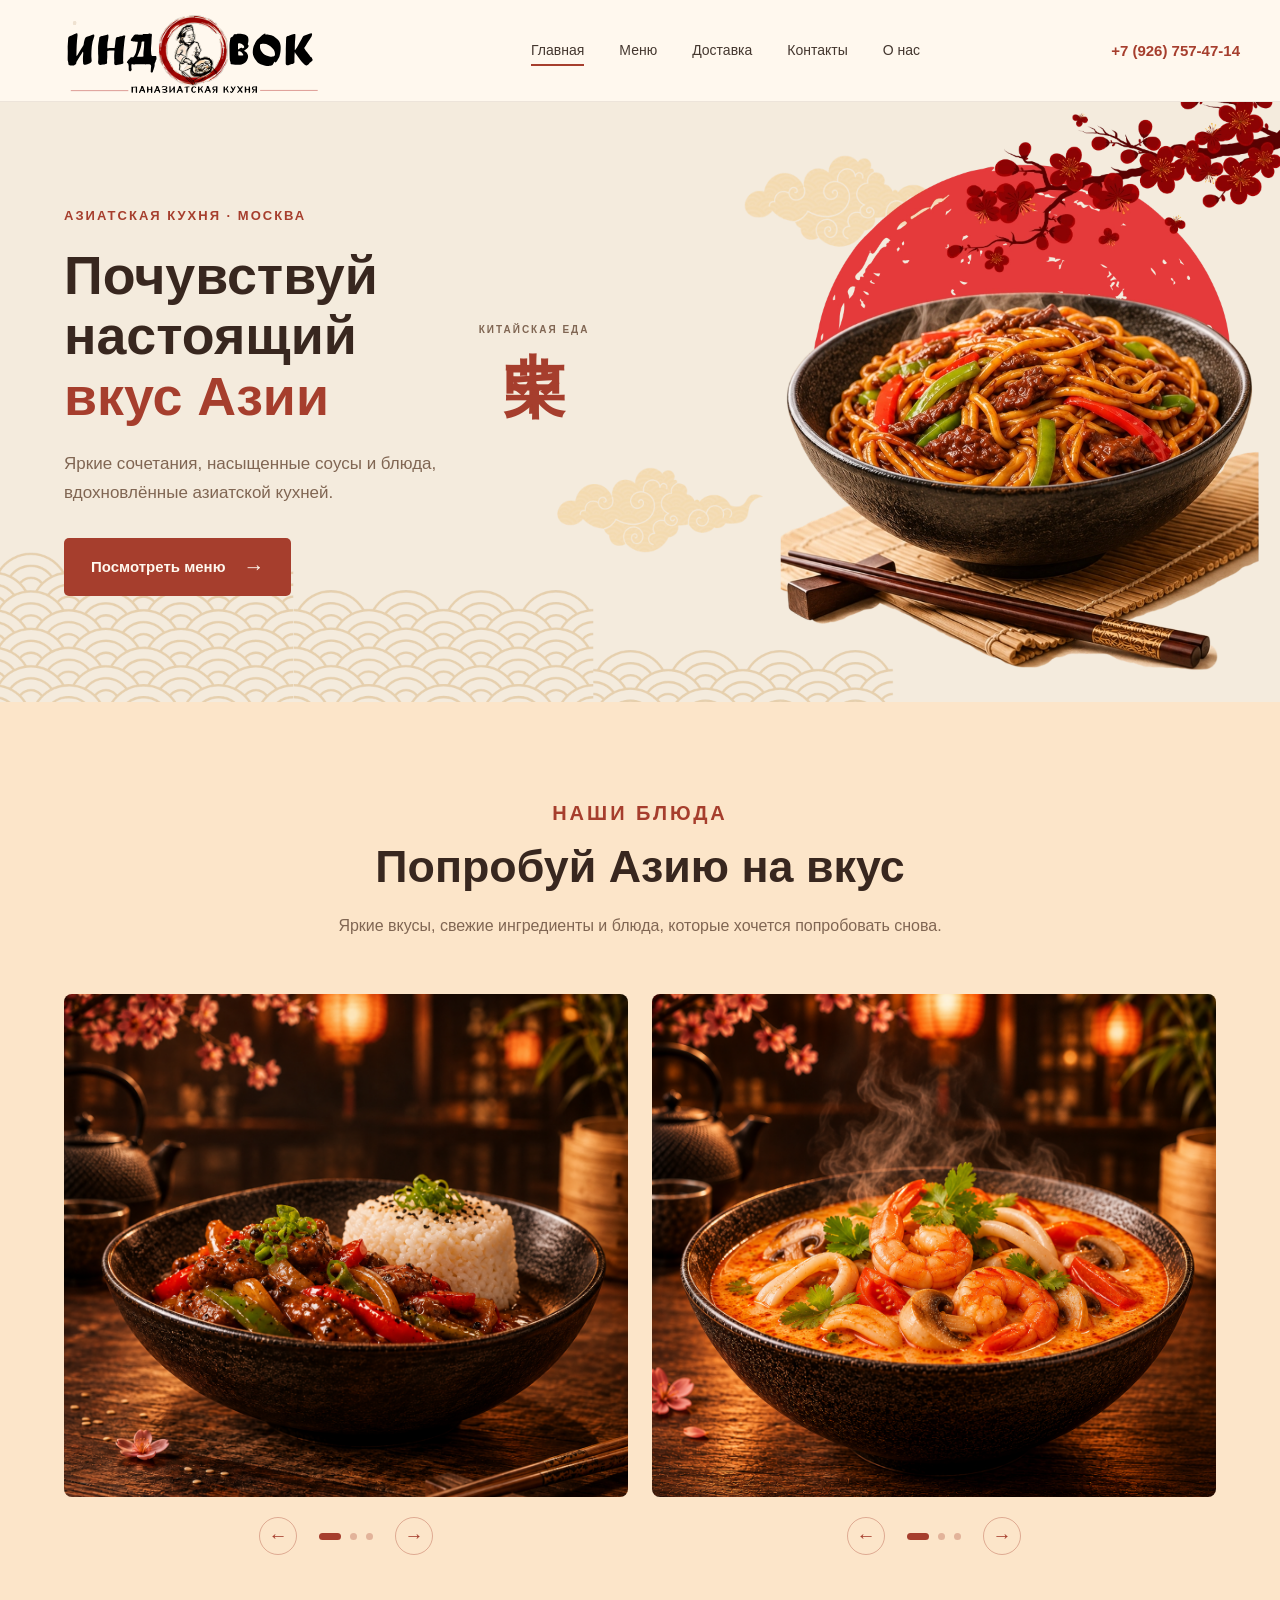
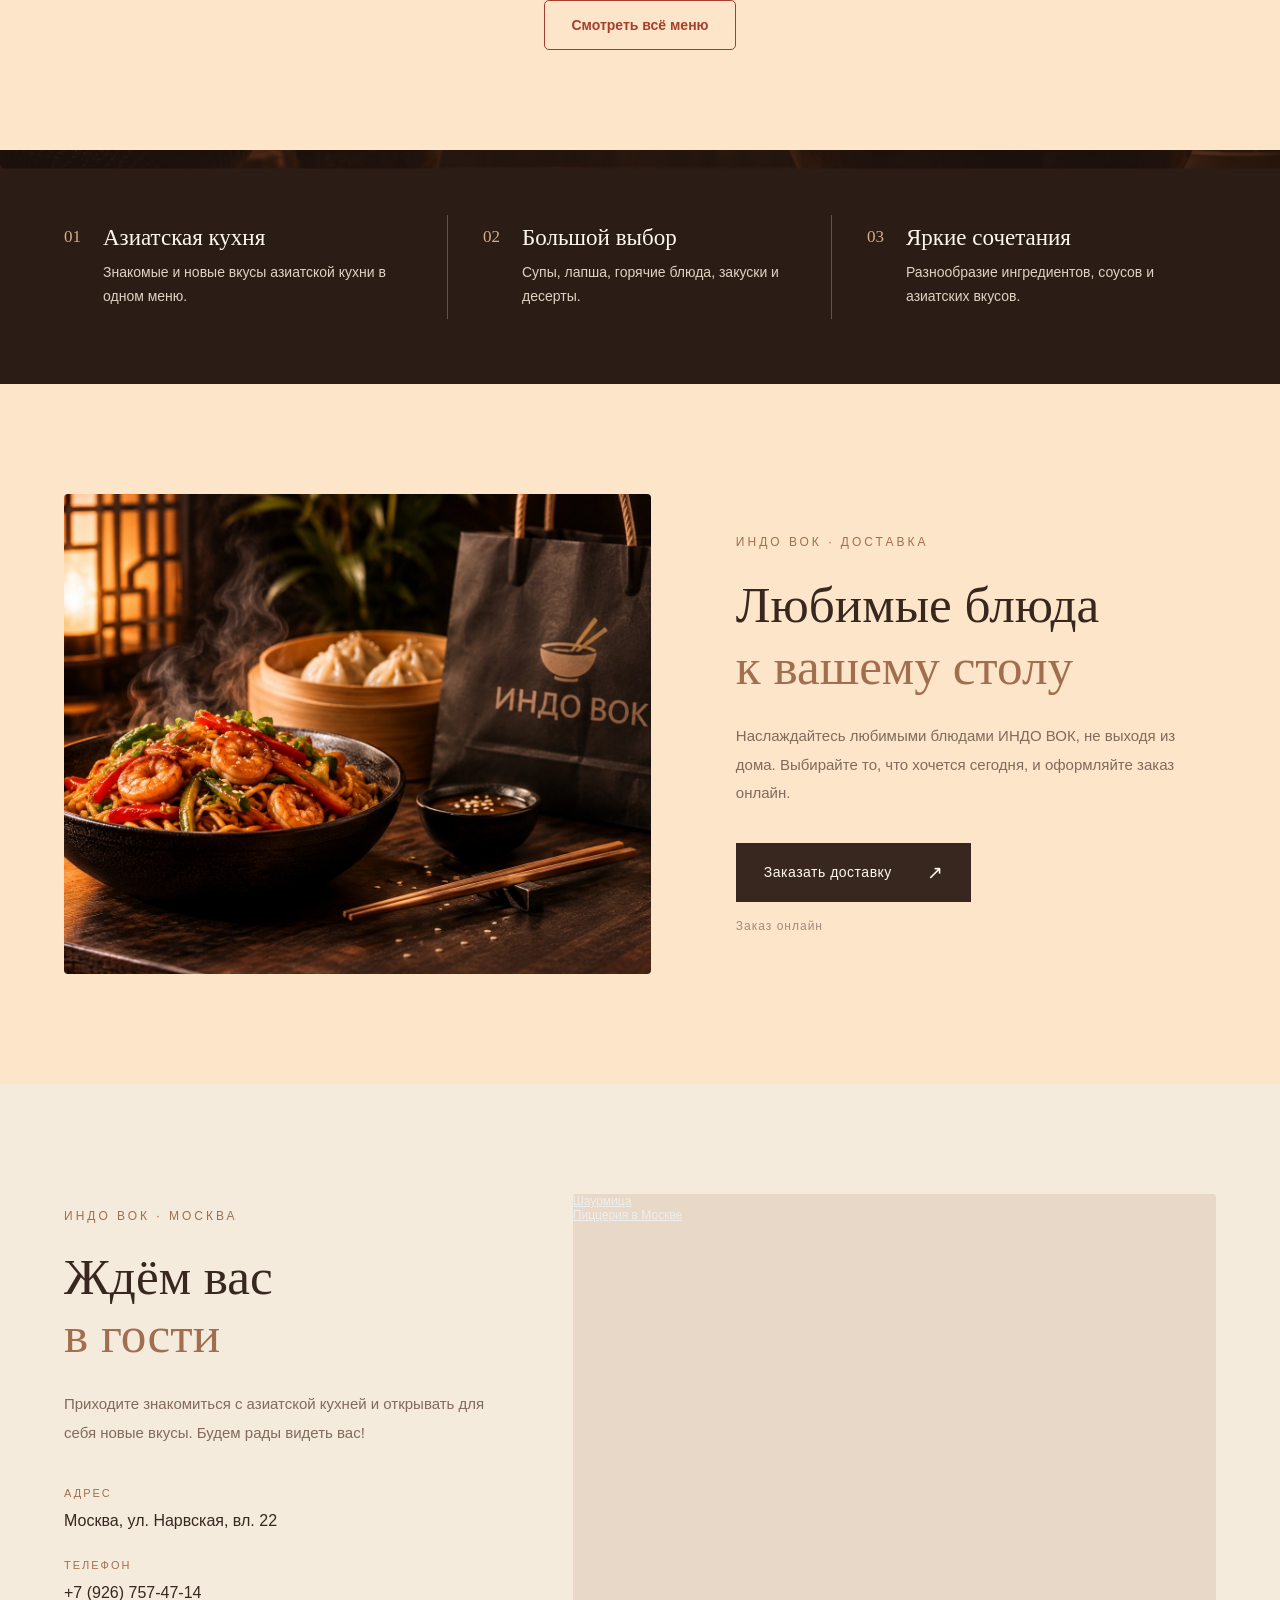
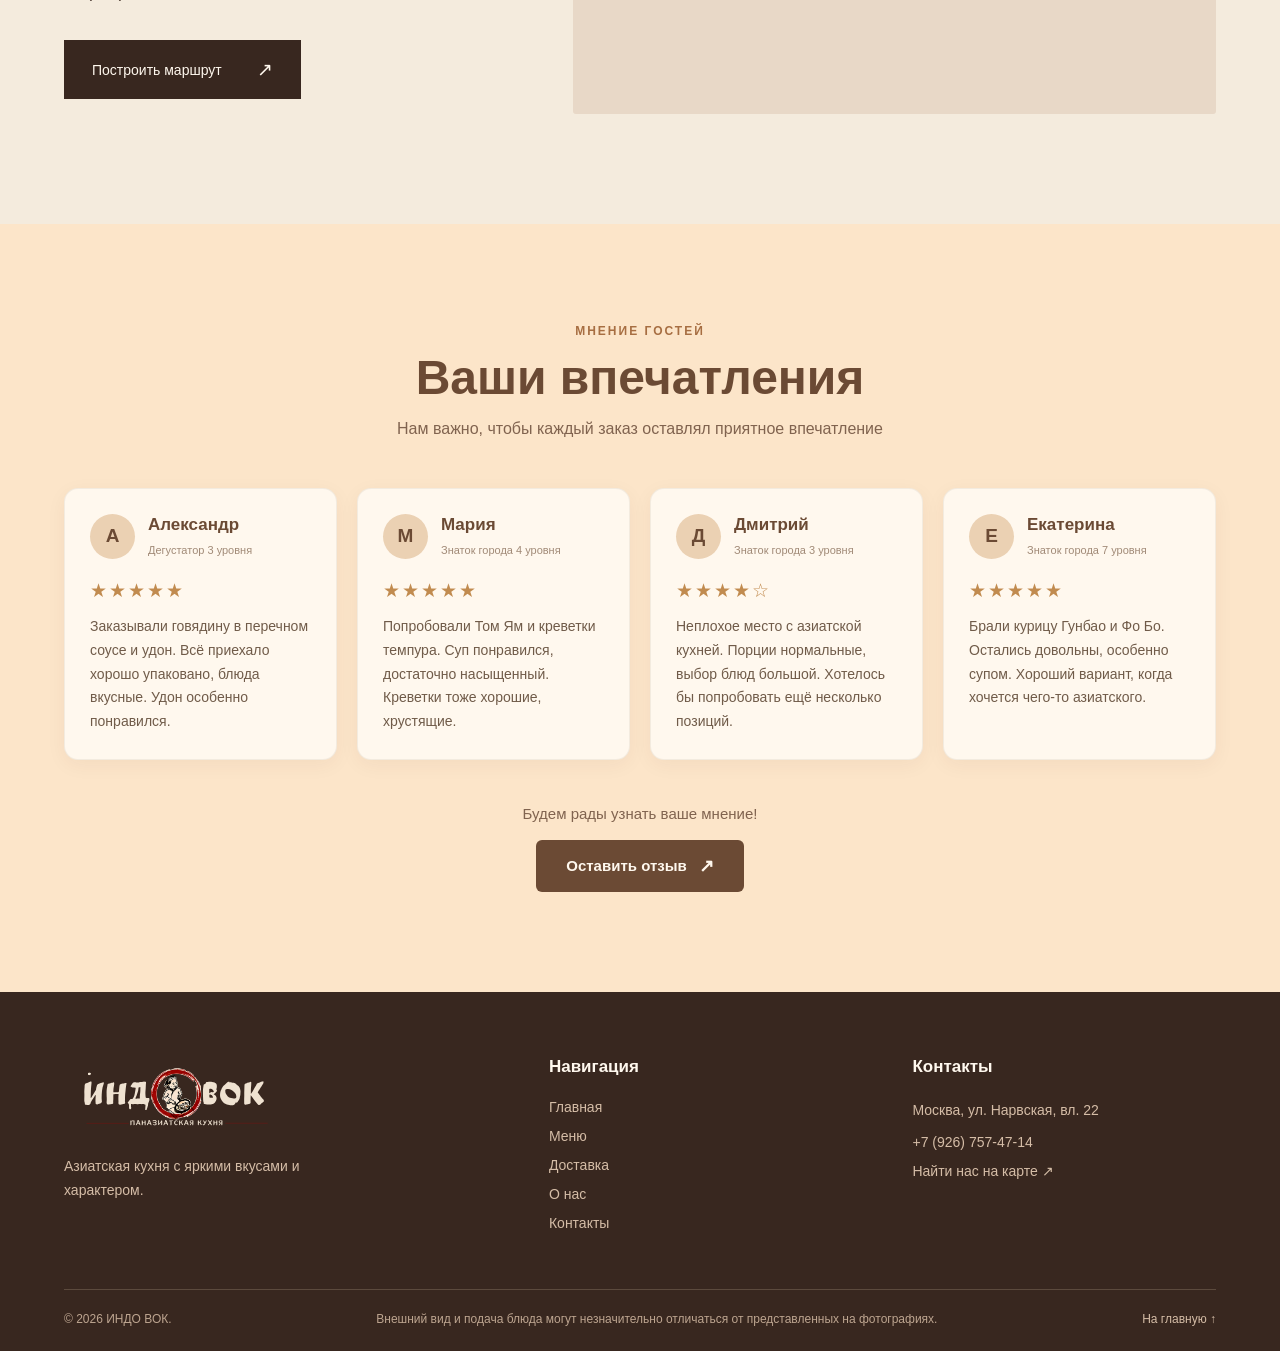
<file: index.html>
<!DOCTYPE html>
<html lang="ru">
<head>
    <meta charset="UTF-8">
    <meta name="viewport" content="width=device-width, initial-scale=1.0">
    <link rel="icon" type="image/png" href="images/favicon.png">
    <link rel="apple-touch-icon" href="images/favicon.png">
    <!-- Название сайта во вкладке браузера -->
    <title>ИНДО ВОК — восточная кухня в Москве</title>
    <!-- Open Graph -->
    <meta property="og:type" content="website">
    <meta property="og:title" content="ИНДО ВОК — Паназиатская кухня">
    <meta property="og:description" content="Почувствуй настоящий вкус Азии. Яркие блюда, насыщенные вкусы и удовольствие в каждом заказе.">
   <meta property="og:image" content="https://indowok.layero.app/images/preview.png">
    <meta property="og:url" content="https://indowok.layero.app/">
    <meta property="og:locale" content="ru_RU">

<!-- Twitter / X -->
<meta name="twitter:card" content="summary_large_image">

    <!-- Подключение основного файла стилей -->
    <link rel="stylesheet" href="css/style.css">

    <!-- Yandex.Metrika counter -->
<script type="text/javascript">
    (function(m,e,t,r,i,k,a){
        m[i]=m[i]||function(){(m[i].a=m[i].a||[]).push(arguments)};
        m[i].l=1*new Date();
        for (var j = 0; j < document.scripts.length; j++) {if (document.scripts[j].src === r) { return; }}
        k=e.createElement(t),a=e.getElementsByTagName(t)[0],k.async=1,k.src=r,a.parentNode.insertBefore(k,a)
    })(window, document,'script','https://mc.yandex.ru/metrika/tag.js?id=114394879', 'ym');

    ym(114394879, 'init', {ssr:true, webvisor:true, clickmap:true, ecommerce:"dataLayer", referrer: document.referrer, url: location.href, accurateTrackBounce:true, trackLinks:true});
</script>
<noscript><div><img src="https://mc.yandex.ru/watch/114394879" style="position:absolute; left:-9999px;" alt="" /></div></noscript>
<!-- /Yandex.Metrika counter -->
</head>
<body>

    <!-- ========================================
         ШАПКА САЙТА (HEADER)
         Логотип, навигация, телефон и мобильное меню
    ========================================= -->

    <header class="header">
        <div class="header__container">

            <!-- Логотип кафе — оригинальное изображение в формате SVG -->
            <a href="index.html" class="logo" aria-label="ИНДО ВОК — главная">
                 <img
                    src="images/logo.svg"
                    alt="ИНДО ВОК — восточная кухня"
                    class="logo__image"
                >
            </a>
            <!-- Основная навигация для компьютеров -->
            <nav class="navigation" id="navigation">
                <a href="index.html" class="navigation__link navigation__link--active">
                    Главная
                </a>

                <a href="menu.html" class="navigation__link">
                    Меню
                </a>

                <a href="#delivery" class="navigation__link">
                    Доставка
                </a>

                <a href="#contacts" class="navigation__link">
                    Контакты
                </a>
                <a href="#reviews" class="navigation__link">
                    О нас
                </a>
            </nav>

            <!-- Телефон кафе -->
            <a href="tel:+79267574714" class="header__phone">
                +7 (926) 757-47-14
            </a>

            <!-- Кнопка мобильного меню (бургер) -->
            <button
                class="burger"
                id="burger"
                type="button"
                aria-label="Открыть меню"
                aria-expanded="false"
                aria-controls="navigation"
            >
                <span class="burger__line"></span>
                <span class="burger__line"></span>
                <span class="burger__line"></span>
            </button>

        </div>
    </header>

    <!-- ========================================
         ОСНОВНОЕ СОДЕРЖИМОЕ САЙТА
         Сюда постепенно будем добавлять остальные блоки
    ========================================= -->

    <main>

   <!-- ========================================
     ПЕРВЫЙ ЭКРАН САЙТА (HERO)
     Адаптивный фон, заголовок и кнопка меню
======================================== -->

    <section class="hero">

        <!-- Фоновые изображения для компьютера и телефона -->
        <picture class="hero__background">

            <!-- Вертикальное изображение для телефонов -->
            <source
                media="(max-width: 600px)"
                srcset="images/hero-mobile.webp"
            >

            <!-- Горизонтальное изображение для остальных экранов -->
            <img
                src="images/hero-desktop.webp"
                alt=""
                aria-hidden="true"
            >

        </picture>

        <!-- Содержимое первого экрана -->
        <div class="hero__container">

            <div class="hero__content">

                <!-- Небольшая надпись над заголовком -->
                <span class="hero__label">
                    АЗИАТСКАЯ КУХНЯ · МОСКВА
                </span>

                <!-- Главный заголовок -->
                <h1 class="hero__title">
                    Почувствуй настоящий
                    <span>вкус Азии</span>
                </h1>

                <!-- Краткое описание кафе -->
                <p class="hero__description">
                    Яркие сочетания, насыщенные соусы и блюда,
                    вдохновлённые азиатской кухней.
                </p>

                <!-- Кнопка перехода к меню -->
                <a href="menu.html" class="hero__button">
                    Посмотреть меню
                    <span aria-hidden="true">→</span>
                </a>

                <!-- Китайская надпись и перевод -->
                <div class="hero__culture">
                    <span class="hero__characters">中菜</span>
                    <span class="hero__translation">КИТАЙСКАЯ ЕДА</span>
                </div>

            </div>

        </div>

    </section>

            <!-- ========================================
                ГАЛЕРЕЯ ПОПУЛЯРНЫХ БЛЮД
            ========================================= -->

            <section class="gallery" id="popular">
        <div class="gallery__container">

            <div class="gallery__heading">
                <span class="gallery__subtitle">НАШИ БЛЮДА</span>
                <h2 class="gallery__title">Попробуй Азию на вкус</h2>
                <p class="gallery__description">
                    Яркие вкусы, свежие ингредиенты и блюда,
                    которые хочется попробовать снова.
                </p>
            </div>

            <!-- Галерея для компьютера -->
            <div class="gallery__desktop">

                <div class="gallery-panel" data-gallery="left">
                    <div class="gallery-panel__slides"></div>

                    <div class="gallery-panel__controls">
                        <button class="gallery-arrow" data-prev aria-label="Предыдущее блюдо">←</button>
                        <div class="gallery-dots"></div>
                        <button class="gallery-arrow" data-next aria-label="Следующее блюдо">→</button>
                    </div>
                </div>

                <div class="gallery-panel" data-gallery="right">
                    <div class="gallery-panel__slides"></div>

                    <div class="gallery-panel__controls">
                        <button class="gallery-arrow" data-prev aria-label="Предыдущее блюдо">←</button>
                        <div class="gallery-dots"></div>
                        <button class="gallery-arrow" data-next aria-label="Следующее блюдо">→</button>
                    </div>
                </div>

            </div>

            <!-- Галерея для телефона -->
            <div class="gallery__mobile">

                <div class="gallery-panel" data-gallery="mobile">
                    <div class="gallery-panel__slides"></div>

                    <div class="gallery-panel__controls">
                        <button class="gallery-arrow" data-prev aria-label="Предыдущее блюдо">←</button>
                        <div class="gallery-dots"></div>
                        <button class="gallery-arrow" data-next aria-label="Следующее блюдо">→</button>
                    </div>
                </div>

            </div>

            <div class="gallery__footer">
                <a href="menu.html" class="gallery__button">
                    Смотреть всё меню
                </a>
            </div>

        </div>
    </section>

    <!-- ==========================================
     ПРЕИМУЩЕСТВА КАФЕ
========================================== -->

<section class="advantages">
    <div class="advantages__background" aria-hidden="true">
        <img src="images/advantages-bg.png" alt="">
    </div>
    <div class="advantages__container">

        <div class="advantage">
            <span class="advantage__number">01</span>
            <div class="advantage__content">
                <h3>Азиатская кухня</h3>
                <p>
                    Знакомые и новые вкусы азиатской кухни
                    в одном меню.
                </p>
            </div>
        </div>

        <div class="advantage">
            <span class="advantage__number">02</span>
            <div class="advantage__content">
                <h3>Большой выбор</h3>
                <p>
                    Супы, лапша, горячие блюда,
                    закуски и десерты.
                </p>
            </div>
        </div>

        <div class="advantage">
            <span class="advantage__number">03</span>
            <div class="advantage__content">
                <h3>Яркие сочетания</h3>
                <p>
                    Разнообразие ингредиентов,
                    соусов и азиатских вкусов.
                </p>
            </div>
        </div>

    </div>
</section>
    <!-- ==========================================
     ДОСТАВКА
========================================== -->

<section class="delivery" id="delivery">
    <div class="delivery__container">

        <div class="delivery__image">
            <img
                src="images/delivery.webp"
                alt="Азиатские блюда ИНДО ВОК"
                loading="lazy"
            >
        </div>

        <div class="delivery__content">

            <span class="delivery__subtitle">
                ИНДО ВОК · ДОСТАВКА
            </span>

            <h2 class="delivery__title">
                Любимые блюда
                <span>к вашему столу</span>
            </h2>

            <p class="delivery__description">
                Наслаждайтесь любимыми блюдами ИНДО ВОК,
                не выходя из дома. Выбирайте то, что хочется
                сегодня, и оформляйте заказ онлайн.
            </p>

            <a href="https://eda.yandex.ru/r/indovok_panazia_restaurant?placeSlug=indovok_panaziya__wz6fj"
            class="delivery__button"
            target="_blank"
            rel="noopener noreferrer">
                Заказать доставку
                <span>↗</span>
            </a>

            <p class="delivery__note">
                Заказ онлайн
            </p>

        </div>

    </div>
</section>

    <!-- ==========================================
     О НАС И КОНТАКТЫ
========================================== -->

<section class="contacts" id="about">
    <div class="contacts__container">

        <!-- Информация о кафе -->
        <div class="contacts__info" id="contacts">

            <span class="contacts__subtitle">
                ИНДО ВОК · МОСКВА
            </span>

            <h2 class="contacts__title">
                Ждём вас
                <span>в гости</span>
            </h2>

            <p class="contacts__description">
                Приходите знакомиться с азиатской кухней
                и открывать для себя новые вкусы.
                Будем рады видеть вас!
            </p>

            <div class="contacts__details">

                <div class="contacts__item">
                    <span class="contacts__label">АДРЕС</span>
                    <p>Москва, ул. Нарвская, вл. 22</p>
                </div>

                <div class="contacts__item">
                    <span class="contacts__label">ТЕЛЕФОН</span>
                    <a href="tel:+79267574714">
                        +7 (926) 757-47-14
                    </a>
                </div>

            </div>

            <a
                href="https://yandex.ru/maps/-/CXW6YXj8"
                target="_blank"
                rel="noopener noreferrer"
                class="contacts__button"
            >
                Построить маршрут
                <span>↗</span>
            </a>

        </div>

        <!-- Яндекс Карта -->
        
<div class="contacts__map">
    <div style="position:relative;overflow:hidden;">
        <a href="https://yandex.com/maps/org/shaurmitsa/27615175913/?utm_medium=mapframe&utm_source=maps"
           style="color:#eee;font-size:12px;position:absolute;top:0px;">
            Шаурмица
        </a>
        <a href="https://yandex.com/maps/213/moscow/category/pizzeria/184106392/?utm_medium=mapframe&utm_source=maps"
           style="color:#eee;font-size:12px;position:absolute;top:14px;">
            Пиццерия в Москве
        </a>
        <iframe
            src="https://yandex.com/map-widget/v1/?from=mapframe&ll=37.504159%2C55.836506&mode=poi&poi%5Bpoint%5D=37.504132%2C55.836434&poi%5Buri%5D=ymapsbm1%3A%2F%2Forg%3Foid%3D27615175913&pt=37.504133%2C55.836433&source=mapframe&utm_source=mapframe&z=20"
            width="560"
            height="400"
            frameborder="1"
            allowfullscreen="true"
            style="position:relative;">
        </iframe>
    </div>
</div>


    </div>
</section>


<!-- REVIEWS -->
<section class="reviews" id="reviews">
    <div class="reviews__container">

        <div class="reviews__header">
            <span class="reviews__label">МНЕНИЕ ГОСТЕЙ</span>
            <h2 class="reviews__title">Ваши впечатления</h2>
            <p class="reviews__subtitle">
                Нам важно, чтобы каждый заказ оставлял приятное впечатление
            </p>
        </div>

        <div class="reviews__slider">

            <button class="reviews__arrow reviews__arrow--prev"
                    type="button"
                    aria-label="Предыдущие отзывы">
                &#8592;
            </button>

            <div class="reviews__track">

                <article class="review-card">
                    <div class="review-card__top">
                        <div class="review-card__avatar">А</div>
                        <div>
                            <h3 class="review-card__name">Александр</h3>
                            <span class="review-card__date">Дегустатор 3 уровня</span>
                        </div>
                    </div>
                    <div class="review-card__stars">★★★★★</div>
                    <p class="review-card__text">
                        Заказывали говядину в перечном соусе и удон.
                        Всё приехало хорошо упаковано, блюда вкусные.
                        Удон особенно понравился.
                    </p>
                </article>

                <article class="review-card">
                    <div class="review-card__top">
                        <div class="review-card__avatar">М</div>
                        <div>
                            <h3 class="review-card__name">Мария</h3>
                            <span class="review-card__date">Знаток города 4 уровня</span>
                        </div>
                    </div>
                    <div class="review-card__stars">★★★★★</div>
                    <p class="review-card__text">
                        Попробовали Том Ям и креветки темпура.
                        Суп понравился, достаточно насыщенный.
                        Креветки тоже хорошие, хрустящие.
                    </p>
                </article>

                <article class="review-card">
                    <div class="review-card__top">
                        <div class="review-card__avatar">Д</div>
                        <div>
                            <h3 class="review-card__name">Дмитрий</h3>
                            <span class="review-card__date">Знаток города 3 уровня</span>
                        </div>
                    </div>
                    <div class="review-card__stars">★★★★☆</div>
                    <p class="review-card__text">
                        Неплохое место с азиатской кухней.
                        Порции нормальные, выбор блюд большой.
                        Хотелось бы попробовать ещё несколько позиций.
                    </p>
                </article>

                <article class="review-card">
                    <div class="review-card__top">
                        <div class="review-card__avatar">Е</div>
                        <div>
                            <h3 class="review-card__name">Екатерина</h3>
                            <span class="review-card__date">Знаток города 7 уровня</span>
                        </div>
                    </div>
                    <div class="review-card__stars">★★★★★</div>
                    <p class="review-card__text">
                        Брали курицу Гунбао и Фо Бо.
                        Остались довольны, особенно супом.
                        Хороший вариант, когда хочется чего-то азиатского.
                    </p>
                </article>

            </div>

            <button class="reviews__arrow reviews__arrow--next"
                    type="button"
                    aria-label="Следующие отзывы">
                &#8594;
            </button>

        </div>

        <div class="reviews__dots"></div>

        <div class="reviews__footer">
            <p class="reviews__footer-text">
                Будем рады узнать ваше мнение!
            </p>

            <!-- TODO: Вставить ссылку на карточку ИНДО ВОК в Яндекс Картах
                с возможностью оставить отзыв -->
            <a href="https://yandex.ru/maps/213/moscow/?ll=37.504134%2C55.836413&mode=poi&poi%5Bpoint%5D=37.504133%2C55.836434&poi%5Buri%5D=ymapsbm1%3A%2F%2Forg%3Foid%3D27615175913&tab=reviews&z=21"
   class="reviews__leave-button"
   target="_blank"
   rel="noopener noreferrer"
            onclick="if(this.getAttribute('href') === '#') return false;">
                Оставить отзыв
                <span aria-hidden="true">↗</span>
            </a>
        </div>


    </div>
</section>
<!-- /REVIEWS -->

    </main>


<!-- FOOTER -->
<footer class="footer">
    <div class="footer__container">

        <div class="footer__main">

            <div class="footer__brand">
                <a href="index.html" class="footer__logo">
                    <img src="images/logo-light.svg" alt="ИНДО ВОК">
                </a>

                <p class="footer__description">
                    Азиатская кухня с яркими вкусами
                    и характером.
                </p>
            </div>

            <div class="footer__navigation">
                <h3 class="footer__heading">Навигация</h3>
                <a href="index.html">Главная</a>
                <a href="menu.html">Меню</a>
                <a href="#delivery">Доставка</a>
                <a href="#about">О нас</a>
                <a href="#contacts">Контакты</a>
            </div>

            <div class="footer__contacts">
                <h3 class="footer__heading">Контакты</h3>

                <p>Москва, ул. Нарвская, вл. 22</p>

                <a href="tel:+79267574714">
                        +7 (926) 757-47-14
                    </a>

                <a
                    href="https://yandex.com/maps/213/moscow/?from=mapframe&ll=37.504240%2C55.836418&mode=whatshere&source=mapframe&utm_medium=mapframe&utm_source=maps&whatshere%5Bpoint%5D=37.504273%2C55.836444&whatshere%5Bzoom%5D=21&z=21"
                    target="_blank"
                    rel="noopener noreferrer"
                >
                    Найти нас на карте ↗
                </a>
            </div>

        </div>

        <div class="footer__bottom">
            <p>© 2026 ИНДО ВОК.</p>
            <p>Внешний вид и подача блюда могут незначительно отличаться от представленных на фотографиях.</p>
            <a href="index.html">На главную ↑</a>
        </div>

    </div>
</footer>
<!-- /FOOTER -->


    <!-- Подключение JavaScript -->
    <script src="js/main.js"></script>

</body>
</html>
</file>
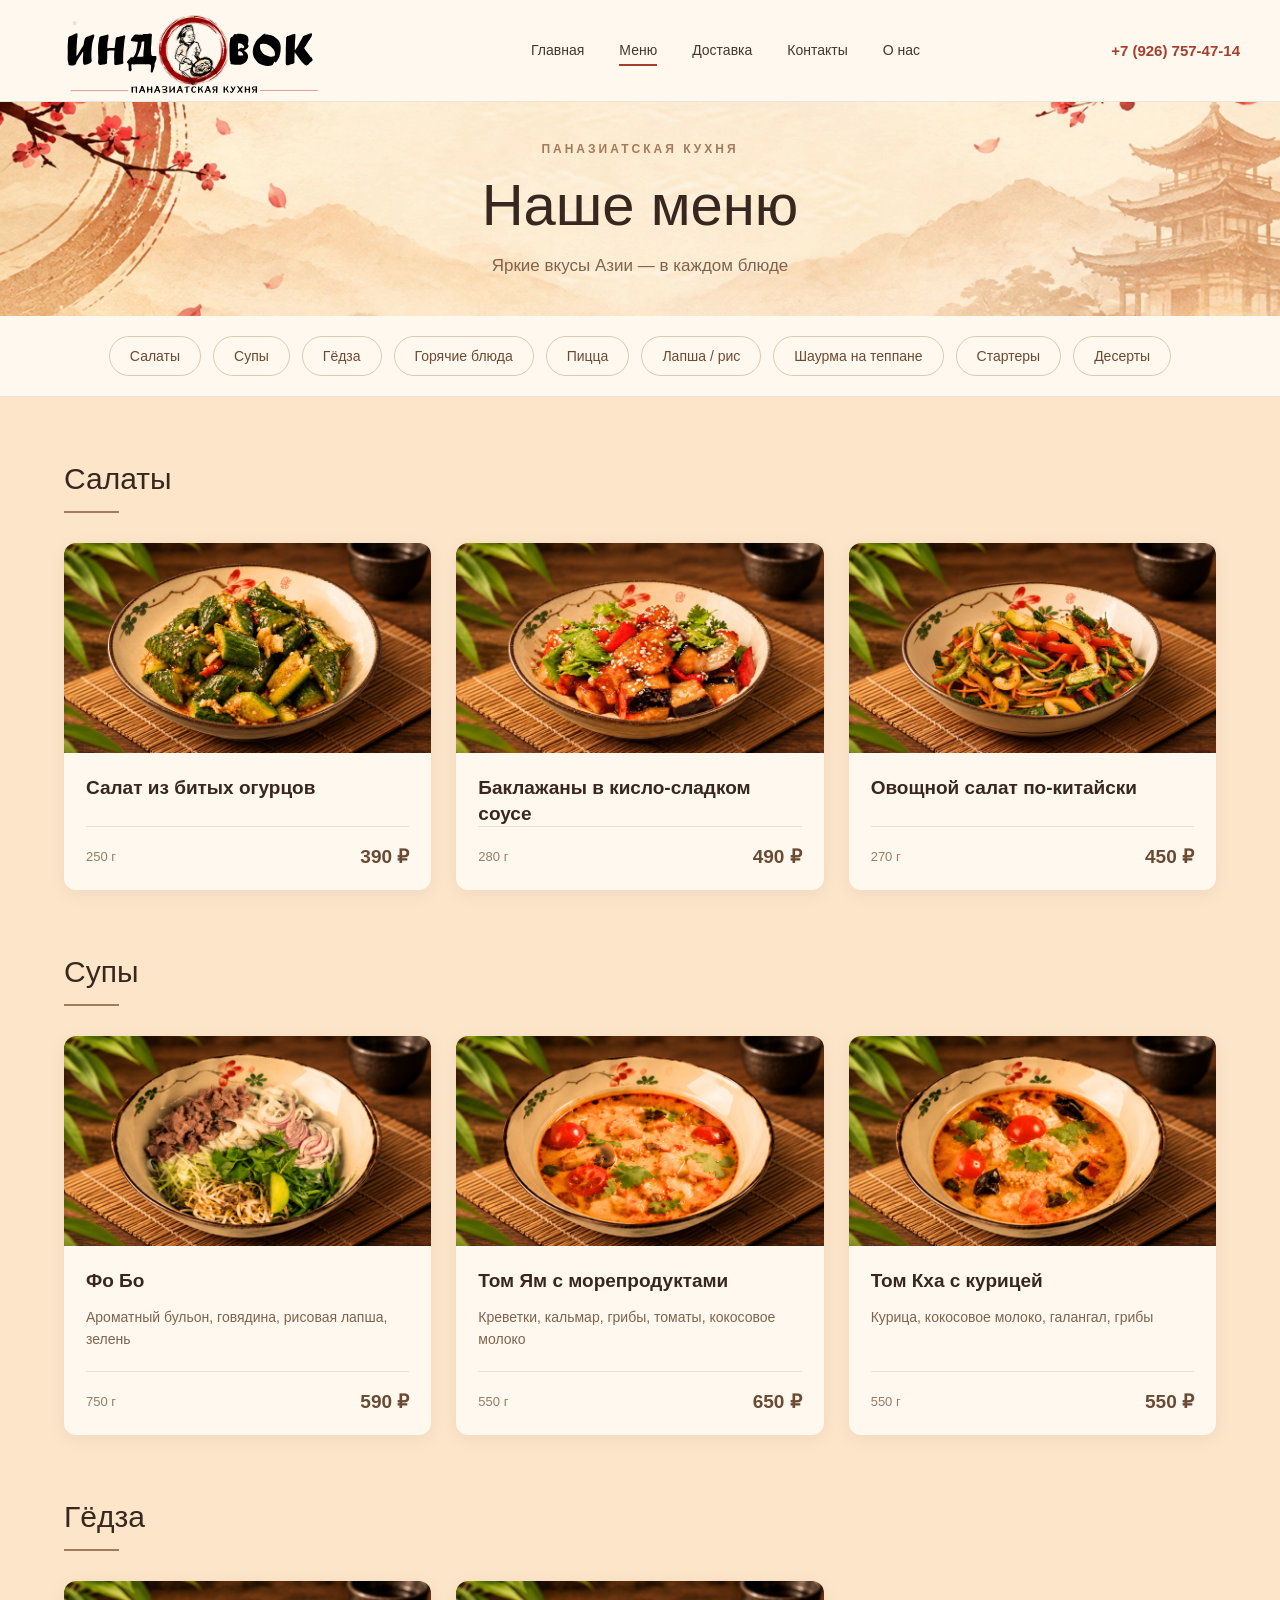
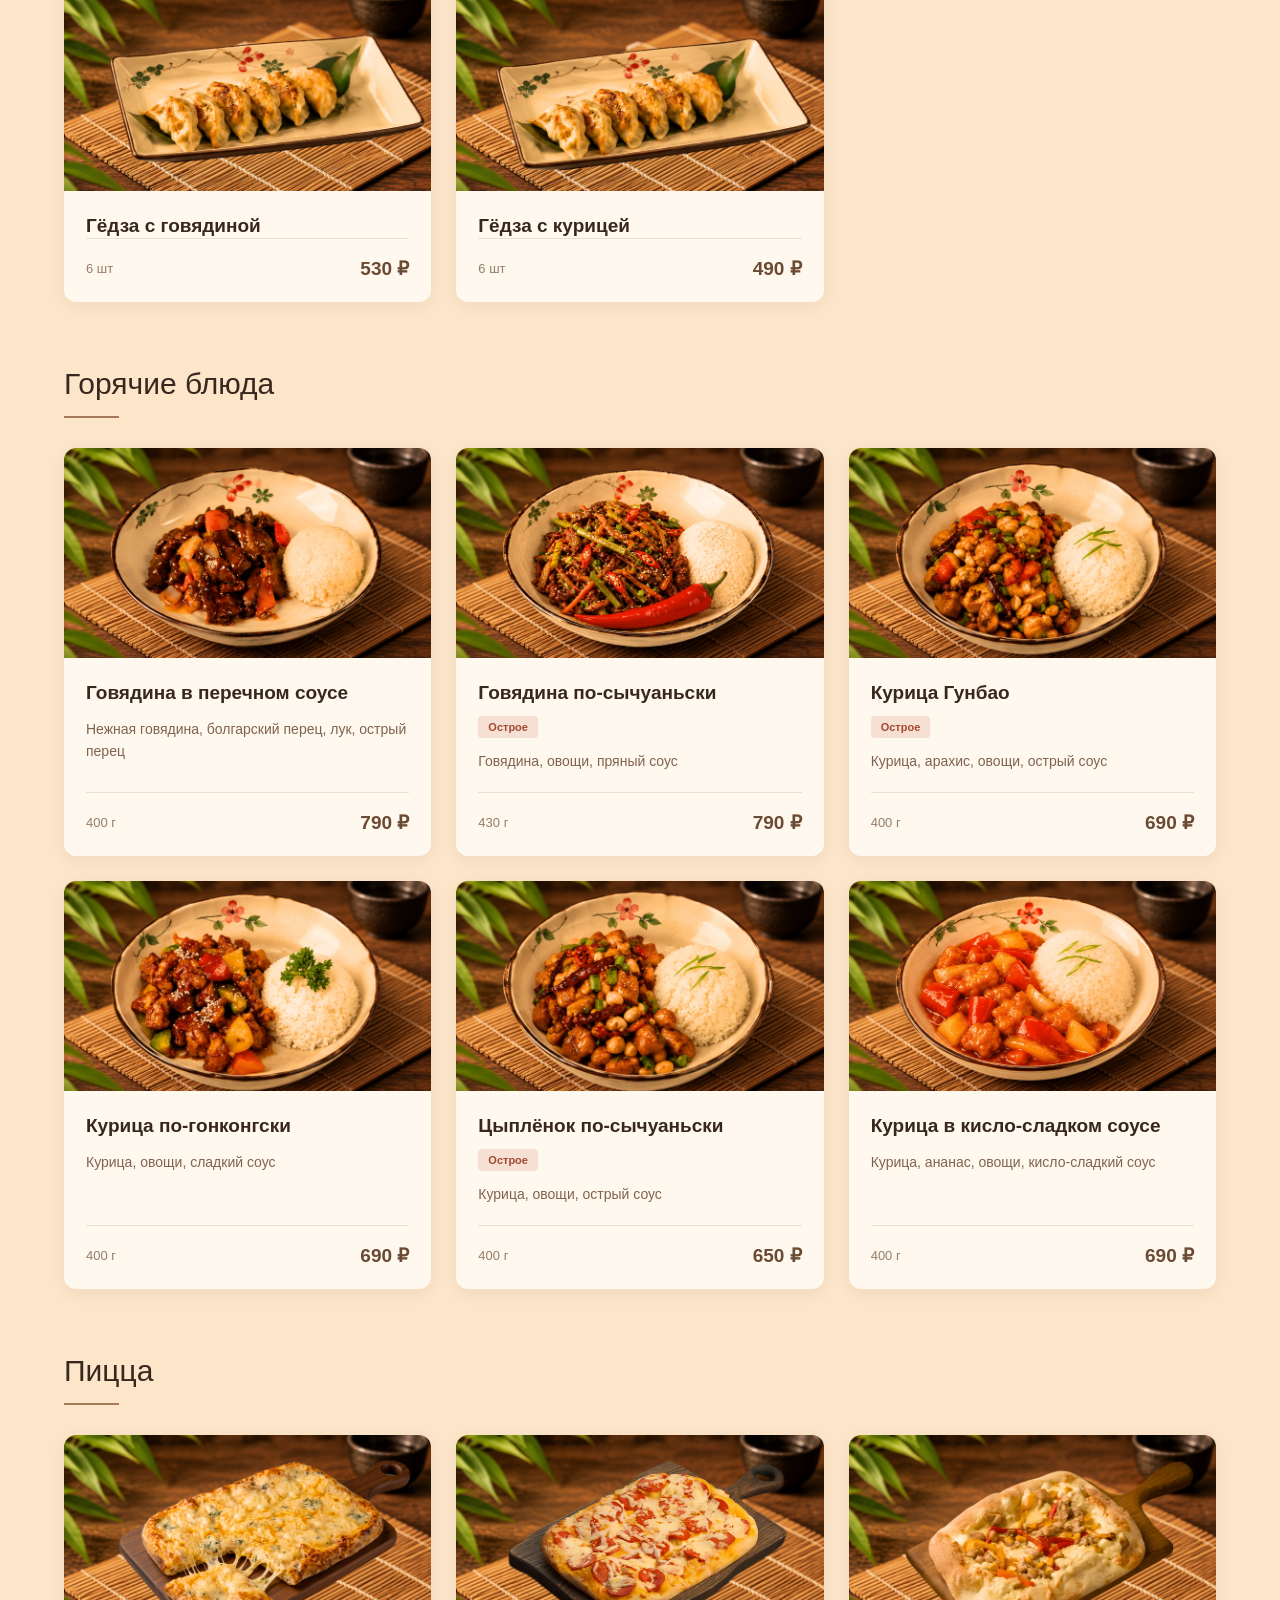
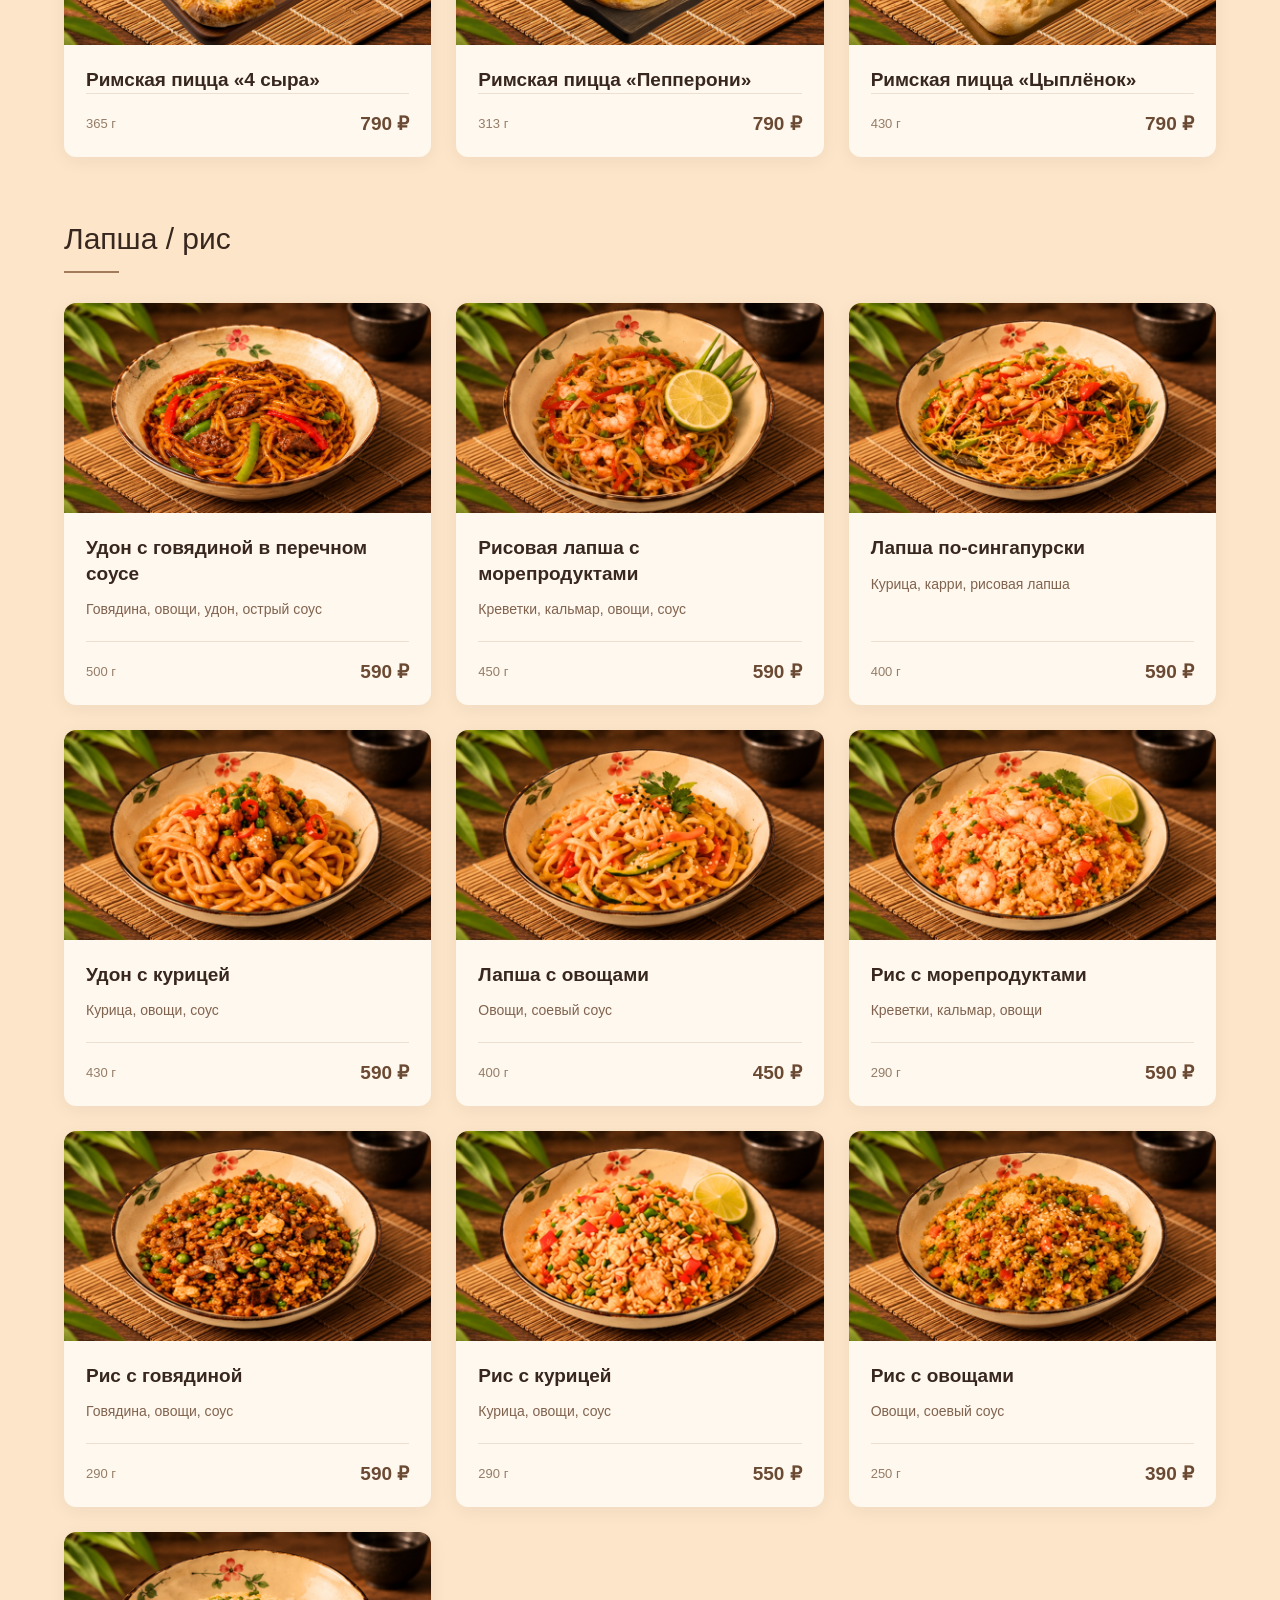
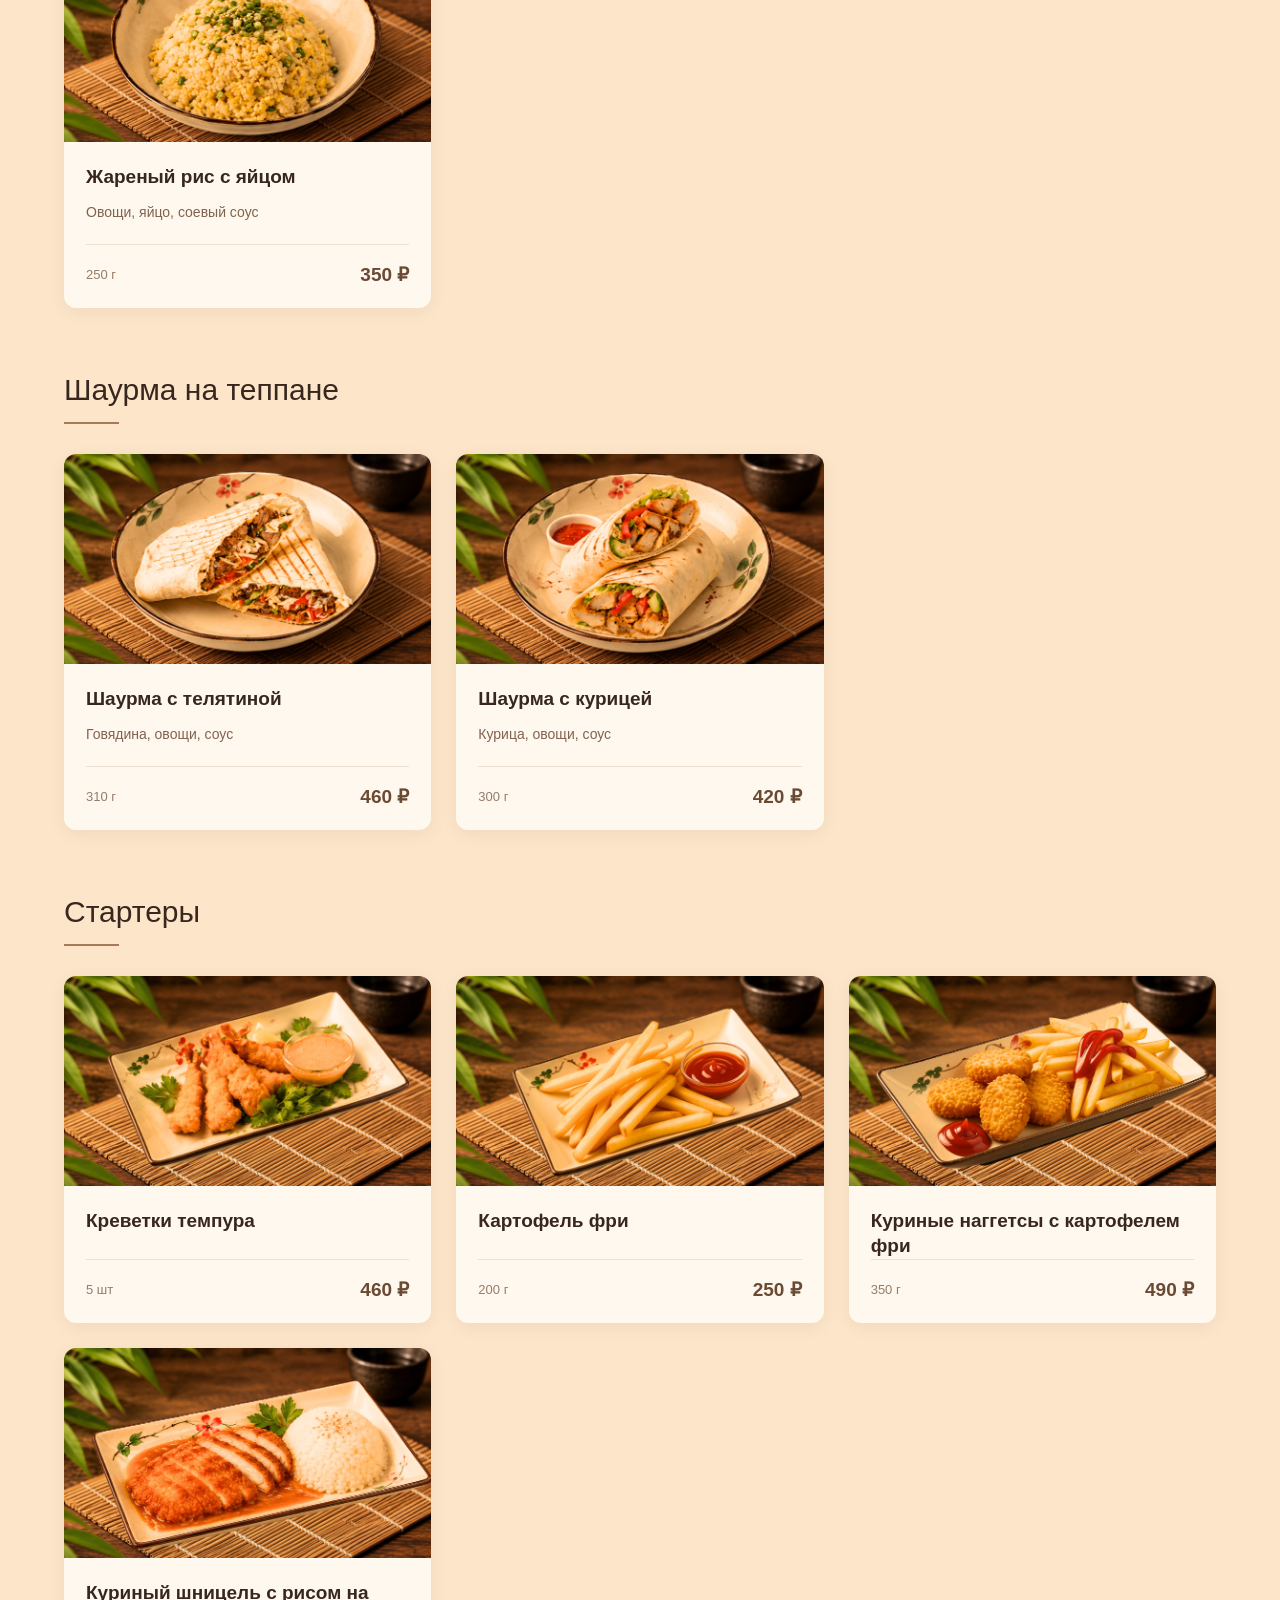
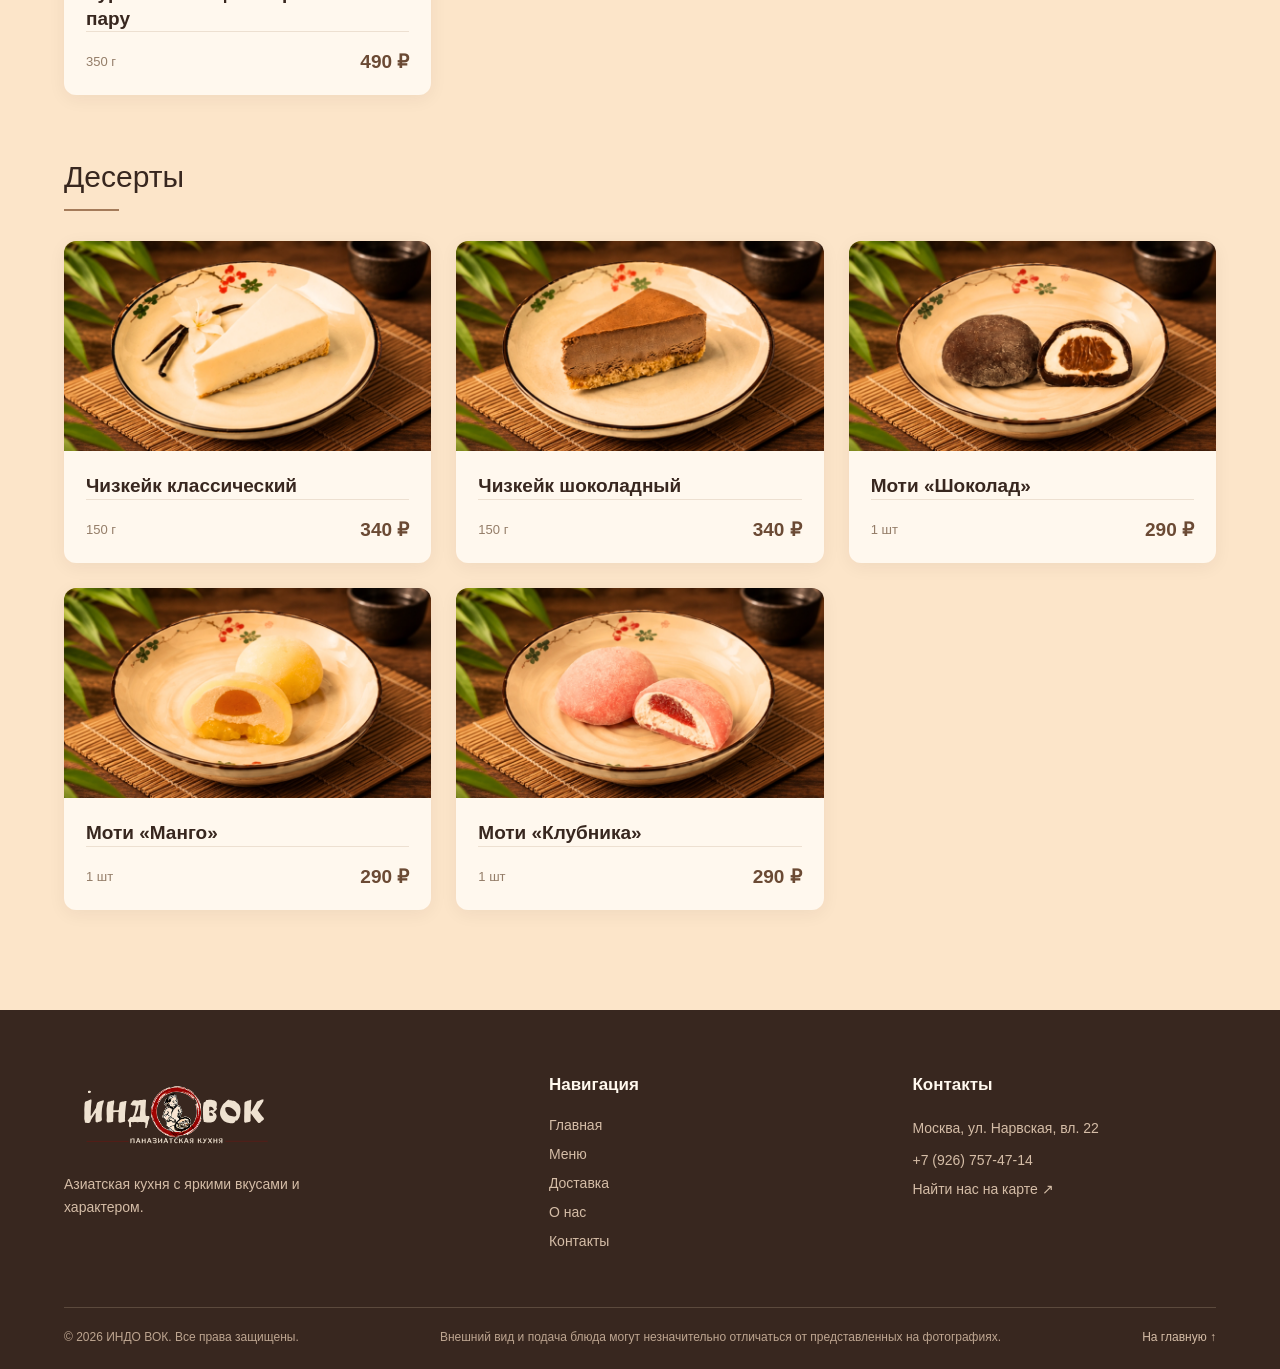
<file: menu.html>
<!DOCTYPE html>
<html lang="ru">
<head>
    <meta charset="UTF-8">
    <meta name="viewport" content="width=device-width, initial-scale=1.0">
    <link rel="icon" type="image/png" href="images/favicon.png">
    <link rel="apple-touch-icon" href="images/favicon.png">

    <title>Меню — ИНДО ВОК</title>
    <meta property="og:type" content="website">
    <meta property="og:title" content="ИНДО ВОК — Паназиатская кухня">
    <meta property="og:description" content="Почувствуй настоящий вкус Азии. Яркие блюда, насыщенные вкусы и удовольствие в каждом заказе.">
    <meta property="og:image" content="https://indowok.layero.app/images/preview.png">
    <meta property="og:url" content="https://indowok.layero.app/menu.html">
    <meta property="og:locale" content="ru_RU">
    <meta name="description" content="Меню ресторана ИНДО ВОК. Паназиатская кухня, супы, лапша, рис, горячие блюда и десерты.">

    <link rel="stylesheet" href="css/style.css">
    <!-- Yandex.Metrika counter -->
<script type="text/javascript">
    (function(m,e,t,r,i,k,a){
        m[i]=m[i]||function(){(m[i].a=m[i].a||[]).push(arguments)};
        m[i].l=1*new Date();
        for (var j = 0; j < document.scripts.length; j++) {if (document.scripts[j].src === r) { return; }}
        k=e.createElement(t),a=e.getElementsByTagName(t)[0],k.async=1,k.src=r,a.parentNode.insertBefore(k,a)
    })(window, document,'script','https://mc.yandex.ru/metrika/tag.js?id=114394879', 'ym');

    ym(114394879, 'init', {ssr:true, webvisor:true, clickmap:true, ecommerce:"dataLayer", referrer: document.referrer, url: location.href, accurateTrackBounce:true, trackLinks:true});
</script>
<noscript><div><img src="https://mc.yandex.ru/watch/114394879" style="position:absolute; left:-9999px;" alt="" /></div></noscript>
<!-- /Yandex.Metrika counter -->
</head>

<body>

    <!-- HEADER -->
    <!-- Сюда перенесём существующую шапку из index.html -->
    <!-- ========================================
         ШАПКА САЙТА (HEADER)
         Логотип, навигация, телефон и мобильное меню
    ========================================= -->

    <header class="header">
        <div class="header__container">

            <!-- Логотип кафе — оригинальное изображение в формате SVG -->
            <a href="index.html" class="logo" aria-label="ИНДО ВОК — главная">
                 <img
                    src="images/logo.svg"
                    alt="ИНДО ВОК — восточная кухня"
                    class="logo__image"
                >
            </a>
            <!-- Основная навигация для компьютеров -->
            <nav class="navigation" id="navigation">
                <a href="index.html" class="navigation__link ">
                    Главная
                </a>

                <a href="menu.html" class="navigation__link navigation__link--active">
                    Меню
                </a>

                <a href="index.html#delivery" class="navigation__link">
                    Доставка
                </a>

                <a href="index.html#contacts" class="navigation__link">
                    Контакты
                </a>
                <a href="index.html#reviews" class="navigation__link">
                    О нас
                </a>
            </nav>

            <!-- Телефон кафе -->
            <a href="tel:+79267574714" class="header__phone">
                +7 (926) 757-47-14
            </a>

            <!-- Кнопка мобильного меню (бургер) -->
            <button
                class="burger"
                id="burger"
                type="button"
                aria-label="Открыть меню"
                aria-expanded="false"
                aria-controls="navigation"
            >
                <span class="burger__line"></span>
                <span class="burger__line"></span>
                <span class="burger__line"></span>
            </button>

        </div>
    </header>

    <main class="menu-page">

        <!-- MENU INTRO -->
        <section class="menu-intro">
            <div class="menu-intro__container">
                <p class="menu-intro__label">
                    ПАНАЗИАТСКАЯ КУХНЯ
                </p>

                <h1 class="menu-intro__title">
                    Наше меню
                </h1>

                <p class="menu-intro__description">
                    Яркие вкусы Азии — в каждом блюде
                </p>
            </div>
        </section>

        <!-- MENU CATEGORIES -->
        <section class="menu-content">

            <div class="menu-categories" id="menuCategories">
                <!-- Категории добавим через JavaScript -->
            </div>

            <div class="menu-sections" id="menuSections">
                <!-- Блюда загрузятся из menu-data.js -->
            </div>

        </section>

    </main>

    <!-- FOOTER -->
    <!-- Сюда перенесём существующий подвал из index.html -->
    <!-- FOOTER -->
<footer class="footer">
    <div class="footer__container">

        <div class="footer__main">

            <div class="footer__brand">
                <a href="index.html" class="footer__logo">
                    <img src="images/logo-light.svg" alt="ИНДО ВОК">
                </a>

                <p class="footer__description">
                    Азиатская кухня с яркими вкусами
                    и характером.
                </p>
            </div>

            <div class="footer__navigation">
                <h3 class="footer__heading">Навигация</h3>
                <a href="index.html">Главная</a>
                <a href="menu.html">Меню</a>
                <a href="#delivery">Доставка</a>
                <a href="#about">О нас</a>
                <a href="#contacts">Контакты</a>
            </div>

            <div class="footer__contacts">
                <h3 class="footer__heading">Контакты</h3>

                <p>Москва, ул. Нарвская, вл. 22</p>

               <a href="tel:+79267574714">
                        +7 (926) 757-47-14
                    </a>

                <a
                    href="https://yandex.com/maps/213/moscow/?from=mapframe&ll=37.504240%2C55.836418&mode=whatshere&source=mapframe&utm_medium=mapframe&utm_source=maps&whatshere%5Bpoint%5D=37.504273%2C55.836444&whatshere%5Bzoom%5D=21&z=21"
                    target="_blank"
                    rel="noopener noreferrer"
                >
                    Найти нас на карте ↗
                </a>
            </div>

        </div>

        <div class="footer__bottom">
            <p>© 2026 ИНДО ВОК. Все права защищены.</p>
             <p>Внешний вид и подача блюда могут незначительно отличаться от представленных на фотографиях.</p>
            <a href="index.html">На главную ↑</a>
        </div>

    </div>
</footer>

    <script src="js/menu-data.js"></script>
    <script src="js/main.js"></script>
    <script src="js/menu.js"></script>

</body>
</html>
</file>
<file: css/style.css>
/* ==========================================
   1. ОБЩИЕ НАСТРОЙКИ САЙТА
   Базовые цвета, шрифты и сброс отступов
========================================== */

* {
    margin: 0;
    padding: 0;
    box-sizing: border-box;
}

html {
    scroll-behavior: smooth;
}

body {
    font-family: Arial, Helvetica, sans-serif;
    background-color: #FCE5C9;
    color: #38271F;
}

/* Цвета проекта:
   Основной фон — #f7f3ec
   Акцентный красный — #a63e2d
   Основной текст — #332c27
   Дополнительный текст — #806b5c
*/


/* ==========================================
   2. ШАПКА САЙТА
   Общий внешний вид и расположение элементов
========================================== */

.header {
    width: 100%;
    min-height: 88px;
    background-color: #FFF8EE;

    /* Тонкая линия под шапкой */
    border-bottom: 1px solid rgba(80, 55, 40, 0.10);

    /* Шапка остаётся сверху при прокрутке */
    position: sticky;
    top: 0;
    z-index: 1000;
}

.header__container {
    max-width: 1320px;
    min-height: 88px;
    margin: 0 auto;
    padding: 0 40px;

    display: flex;
    align-items: center;
    justify-content: space-between;
    gap: 30px;
}


/* ==========================================
   3. ЛОГОТИП
   Используем оригинальный SVG-файл
========================================== */

.logo {
    display: flex;
    align-items: center;
    flex-shrink: 0;
    text-decoration: none;
}

/* Размер и пропорции оригинального логотипа */
.logo__image {
    display: block;
    width: 300px;
    height: auto;
    object-fit: contain;
}

/* ==========================================
   4. НАВИГАЦИЯ
   Ссылки в компьютерной версии сайта
========================================== */

.navigation {
    display: flex;
    align-items: center;
    gap: 35px;
}

.navigation__link {
    position: relative;
    padding: 10px 0;

    color: #44372f;
    text-decoration: none;
    font-size: 14px;
    font-weight: 500;

    transition: color 0.25s ease;
}

/* Изменение цвета при наведении */
.navigation__link:hover {
    color: #a63e2d;
}

/* Подчёркивание активного пункта меню */
.navigation__link::after {
    content: "";
    position: absolute;
    left: 0;
    bottom: 2px;

    width: 0;
    height: 2px;
    background-color: #a63e2d;

    transition: width 0.25s ease;
}

.navigation__link:hover::after,
.navigation__link--active::after {
    width: 100%;
}


/* ==========================================
   5. НОМЕР ТЕЛЕФОНА
========================================== */

.header__phone {
    color: #a63e2d;
    text-decoration: none;
    font-size: 15px;
    font-weight: 700;
    white-space: nowrap;

    transition: opacity 0.25s ease;
}

.header__phone:hover {
    opacity: 0.75;
}


/* ==========================================
   6. КНОПКА-БУРГЕР
   По умолчанию скрыта на компьютерах
========================================== */

.burger {
    display: none;
    width: 38px;
    height: 38px;
    padding: 7px;

    background: transparent;
    border: none;
    cursor: pointer;
}

.burger__line {
    display: block;
    width: 24px;
    height: 2px;
    margin: 5px auto;

    background-color: #a63e2d;
    border-radius: 2px;

    transition: transform 0.25s ease, opacity 0.25s ease;
}

/* Анимация превращения бургера в крестик */
.burger.is-active .burger__line:nth-child(1) {
    transform: translateY(7px) rotate(45deg);
}

.burger.is-active .burger__line:nth-child(2) {
    opacity: 0;
}

.burger.is-active .burger__line:nth-child(3) {
    transform: translateY(-7px) rotate(-45deg);
}


/* ==========================================
   7. АДАПТАЦИЯ ДЛЯ ПЛАНШЕТОВ
   Экран шириной до 1050 пикселей
========================================== */

@media (max-width: 1050px) {

    .header__container {
        padding: 0 25px;
        gap: 20px;
    }

    .navigation {
        gap: 22px;
    }

    .navigation__link {
        font-size: 13px;
    }

    .header__phone {
        font-size: 14px;
    }
}


/* ==========================================
   8. АДАПТАЦИЯ ДЛЯ ТЕЛЕФОНОВ
   Экран шириной до 768 пикселей
========================================== */

@media (max-width: 768px) {

    .header,
    .header__container {
        min-height: 72px;
    }

    .header__container {
        padding: 0 20px;
        gap: 15px;
    }

   /* Размер логотипа на телефонах */
    .logo__image {
        width: 225px;
    }

    /* Скрываем телефон в шапке на узких экранах */
    .header__phone {
        display: none;
    }

    /* Показываем кнопку-бургер */
    .burger {
        display: block;
        flex-shrink: 0;
        position: relative;
        z-index: 1002;
    }

    /* Мобильное выпадающее меню */
    .navigation {
        position: absolute;
        top: 100%;
        left: 0;

        width: 100%;
        padding: 20px;

        display: flex;
        flex-direction: column;
        align-items: stretch;
        gap: 0;

        background-color: #fffdf9;
        border-bottom: 1px solid rgba(80, 55, 40, 0.10);
        box-shadow: 0 12px 20px rgba(50, 35, 25, 0.08);

        /* Скрыто до нажатия на бургер */
        opacity: 0;
        visibility: hidden;
        transform: translateY(-10px);

        transition: opacity 0.25s ease,
                    visibility 0.25s ease,
                    transform 0.25s ease;
    }

    /* Показываем меню при открытии */
    .navigation.is-open {
        opacity: 1;
        visibility: visible;
        transform: translateY(0);
    }

    .navigation__link {
        display: block;
        padding: 15px 5px;
        font-size: 15px;

        border-bottom: 1px solid rgba(80, 55, 40, 0.08);
    }

    .navigation__link:last-child {
        border-bottom: none;
    }

    .navigation__link::after {
        display: none;
    }
}


/* ==========================================
   9. МАЛЕНЬКИЕ ТЕЛЕФОНЫ
   Экран шириной до 380 пикселей
========================================== */

@media (max-width: 380px) {

    .header__container {
        padding: 0 15px;
    }

    /* Размер логотипа на телефонах */
    .logo__image {
        width: 190px;
    }

    .burger {
        width: 34px;
    }
}


/* ==========================================
   10. ПЕРВЫЙ ЭКРАН САЙТА (HERO)
========================================== */

.hero {
    position: relative;
    width: 100%;
    height: 46.875vw;
    min-height: 480px;
    max-height: 760px;

    display: flex;
    align-items: center;

    background-color: #F4EBDD;
    overflow: hidden;
}

/* Фоновые изображения */

.hero__background {
    position: absolute;
    inset: 0;
    z-index: 0;
    display: block;
}

.hero__background img {
    display: block;
    width: 100%;
    height: 100%;
    object-fit: contain;
    object-position: center;
}

/* Общий контейнер */

.hero__container {
    position: relative;
    z-index: 1;

    width: 90%;
    max-width: 1250px;
    height: 100%;
    margin: 0 auto;

    display: flex;
    align-items: center;
}

/* Текстовая часть */

.hero__content {
    width: 44%;
    max-width: 570px;
}

/* Надпись над заголовком */

.hero__label {
    display: block;
    margin-bottom: 22px;

    color: #A63E2D;
    font-size: 13px;
    font-weight: 600;
    letter-spacing: 2px;
}

/* Заголовок */

.hero__title {
    margin: 0 0 24px;

    color: #38271F;
    font-size: clamp(42px, 4.2vw, 66px);
    line-height: 1.12;
    font-weight: 600;
}

.hero__title span {
    display: block;
    color: #A63E2D;
}

/* Описание */

.hero__description {
    max-width: 470px;
    margin: 0 0 30px;

    color: #806653;
    font-size: 17px;
    line-height: 1.7;
}

/* Кнопка */

.hero__button {
    display: inline-flex;
    align-items: center;
    justify-content: center;
    gap: 18px;

    padding: 17px 27px;

    background-color: #A63E2D;
    color: #FFF8EE;

    border-radius: 5px;
    text-decoration: none;

    font-size: 15px;
    font-weight: 600;

    transition: background-color 0.3s ease,
                transform 0.3s ease;
}

.hero__button:hover {
    background-color: #873020;
    transform: translateY(-3px);
}

.hero__button span {
    font-size: 21px;
}

/* ==========================================
   КИТАЙСКАЯ НАДПИСЬ — КОМПЬЮТЕР
   Отдельно от текстового блока
========================================== */

.hero__culture {
    position: absolute;
    left: 36%;
    top: 36%;
    transform: translateY(-50%);

    display: flex;
    flex-direction: column;
    align-items: center;
    gap: 12px;

    margin: 0;
}

.hero__characters {
    color: #A63E2D;
    font-family: serif;
    font-size: 62px;
    font-weight: 600;
    letter-spacing: 5px;

    writing-mode: vertical-rl;
    text-orientation: upright;
}

.hero__translation {
    color: #806653;
    font-size: 10px;
    font-weight: 600;
    letter-spacing: 2px;
    white-space: nowrap;
}

/* ==========================================
   АДАПТАЦИЯ ДЛЯ ПЛАНШЕТОВ
========================================== */

@media (max-width: 900px) and (min-width: 601px) {

    .hero {
        min-height: 500px;
    }

    .hero__container {
        width: 88%;
    }

    .hero__content {
        width: 45%;
    }

    .hero__title {
        font-size: clamp(38px, 5vw, 48px);
    }

    .hero__description {
        font-size: 15px;
    }

    .hero__culture {
        left: 53%;
    }

    .hero__characters {
        font-size: 36px;
    }
}

/* ==========================================
   АДАПТАЦИЯ ДЛЯ ТЕЛЕФОНОВ
========================================== */

@media (max-width: 600px) {

    .hero {
        height: 650px;
        min-height: 0;
        max-height: none;

        align-items: flex-start;
    }

    /* Мобильное изображение */

    .hero__background {
        overflow: hidden;
    }

    .hero__background img {
        width: 100%;
        height: 100%;
        object-fit: fill;
        object-position: center bottom;
        transform: translateY(15px);
    }

    /* Текстовая часть */

    .hero__container {
        width: 88%;
        height: auto;
        margin: 0 auto;
        padding-top: 27px;

        justify-content: center;
    }

    .hero__content {
        width: 100%;
        max-width: 420px;
        text-align: center;
    }

    .hero__label {
        margin-bottom: 13px;
        font-size: 10px;
        letter-spacing: 1.7px;
    }

    .hero__title {
        font-size: clamp(30px, 8vw, 36px);
        line-height: 1.12;
        margin-bottom: 13px;
    }

    .hero__description {
        max-width: 360px;
        font-size: 13px;
        line-height: 1.45;
        margin: 0 auto 16px;
    }

    .hero__button {
        padding: 13px 20px;
        gap: 12px;
        font-size: 13px;
    }

    /* Китайская надпись на телефоне */

    .hero__culture {
        position: static;
        transform: none;

        flex-direction: row;
        justify-content: center;
        align-items: center;
        gap: 8px;

        margin-top: 12px;
    }

    .hero__characters {
        writing-mode: horizontal-tb;
        font-size: 33px;
        letter-spacing: 2px;
    }

    .hero__translation {
        font-size: 8px;
        letter-spacing: 1.5px;
    }
}


/* ==========================================
   11. ГАЛЕРЕЯ ПОПУЛЯРНЫХ БЛЮД
========================================== */

.gallery {
    width: 100%;
    padding: 100px 0;
    background-color: #FCE5C9;
}

.gallery__container {
    width: 90%;
    max-width: 1320px;
    margin: 0 auto;
}

/* Заголовок */

.gallery__heading {
    max-width: 700px;
    margin: 0 auto 55px;
    text-align: center;
}

.gallery__subtitle {
    display: block;
    margin-bottom: 15px;

    color: #A63E2D;
    font-size: 20px;
    font-weight: 700;
    letter-spacing: 3px;
}

.gallery__title {
    margin-bottom: 18px;

    color: #38271F;
    font-size: clamp(30px, 3.5vw, 46px);
    line-height: 1.2;
    font-weight: 600;
}

.gallery__description {
    color: #806653;
    font-size: 16px;
    line-height: 1.7;
}

/* ==========================================
   КОМПЬЮТЕРНАЯ ГАЛЕРЕЯ
========================================== */

.gallery__desktop {
    display: grid;
    grid-template-columns: repeat(2, minmax(0, 1fr));
    gap: 24px;
}

.gallery__mobile {
    display: none;
}

/* Контейнер одной галереи */

.gallery-panel {
    min-width: 0;
}

/* Область со слайдами */

.gallery-panel__slides {
    position: relative;
    width: 100%;
    aspect-ratio: 1.12 / 1;
    overflow: hidden;
    border-radius: 8px;
    background-color: #E8D3BA;
}

/* Слайды располагаются друг над другом */

.gallery-slide {
    position: absolute;
    inset: 0;

    opacity: 0;
    visibility: hidden;

    transition: opacity 0.8s ease,
                visibility 0.8s ease;
}

.gallery-slide.is-active {
    opacity: 1;
    visibility: visible;
    z-index: 1;
}

/* ==========================================
   ВРЕМЕННЫЕ ЗАГЛУШКИ
   Вместо фотографий до появления оригинальных
========================================== */

.gallery-slide__placeholder {
    position: absolute;
    inset: 0;

    display: flex;
    align-items: center;
    justify-content: center;

    overflow: hidden;
    background-color: #D9C2A8;
}

/* Декоративная имитация блюда на тарелке */

.gallery-slide__placeholder::before {
    content: "";
    position: absolute;

    width: 55%;
    aspect-ratio: 1;

    border-radius: 50%;
    border: 12px solid rgba(255, 248, 238, 0.55);

    background:
        radial-gradient(
            circle,
            rgba(166, 62, 45, 0.18) 0 25%,
            rgba(255, 248, 238, 0.35) 26% 58%,
            rgba(255, 248, 238, 0.12) 59% 100%
        );

    box-shadow: 0 15px 40px rgba(56, 39, 31, 0.12);
    transition: transform 0.7s ease;
}

.gallery-slide__placeholder span {
    position: relative;
    z-index: 1;

    padding: 10px 15px;

    color: #806653;
    background: rgba(255, 248, 238, 0.82);

    border-radius: 3px;

    font-size: 10px;
    font-weight: 700;
    letter-spacing: 2px;
}

/* Различия между заглушками */

.placeholder--one {
    background: linear-gradient(135deg, #D9BFA5, #B78F72);
}

.placeholder--two {
    background: linear-gradient(135deg, #E2C7A9, #C59A79);
}

.placeholder--three {
    background: linear-gradient(135deg, #CDBBA5, #A99178);
}

.placeholder--four {
    background: linear-gradient(135deg, #D8B5A0, #B77F68);
}

.placeholder--five {
    background: linear-gradient(135deg, #DCC8AC, #BBA184);
}

.placeholder--six {
    background: linear-gradient(135deg, #E1CDB7, #C3A58A);
}

/* ==========================================
   ТЕКСТ ПОВЕРХ ФОТОГРАФИИ
========================================== */

.gallery-slide__overlay {
    position: absolute;
    inset: 0;
    z-index: 2;

    display: flex;
    flex-direction: column;
    justify-content: flex-end;
    align-items: flex-start;

    padding: 35px;

    color: #FFF8EE;

    background: linear-gradient(
        to top,
        rgba(35, 23, 17, 0.88) 0%,
        rgba(35, 23, 17, 0.55) 35%,
        rgba(35, 23, 17, 0.08) 75%,
        transparent 100%
    );

    opacity: 0;
    transform: translateY(12px);

    transition: opacity 0.4s ease,
                transform 0.4s ease;
}

/* Показываем текст при наведении */

.gallery-slide.is-active:hover .gallery-slide__overlay {
    opacity: 1;
    transform: translateY(0);
}

/* Категория блюда */

.gallery-slide__category {
    margin-bottom: 12px;

    color: #F0C6A0;
    font-size: 10px;
    font-weight: 700;
    letter-spacing: 2px;
}

/* Название блюда */

.gallery-slide__overlay h3 {
    margin-bottom: 12px;

    font-size: clamp(22px, 2.1vw, 30px);
    line-height: 1.2;
    font-weight: 600;
}

/* Описание блюда */

.gallery-slide__overlay p {
    max-width: 430px;

    color: rgba(255, 248, 238, 0.88);
    font-size: 14px;
    line-height: 1.6;
}

/* Небольшое увеличение заглушки при наведении */

.gallery-slide.is-active:hover .gallery-slide__placeholder::before {
    transform: scale(1.06);
}

/* ==========================================
   СТРЕЛКИ И ТОЧКИ
========================================== */

.gallery-panel__controls {
    display: flex;
    align-items: center;
    justify-content: center;
    gap: 22px;

    padding-top: 20px;
}

.gallery-arrow {
    width: 38px;
    height: 38px;

    display: flex;
    align-items: center;
    justify-content: center;

    border: 1px solid rgba(166, 62, 45, 0.35);
    border-radius: 50%;

    background: transparent;
    color: #A63E2D;

    font-size: 19px;
    cursor: pointer;

    transition: background-color 0.25s ease,
                color 0.25s ease,
                border-color 0.25s ease;
}

.gallery-arrow:hover {
    background-color: #A63E2D;
    color: #FFF8EE;
    border-color: #A63E2D;
}

/* Контейнер точек */

.gallery-dots {
    display: flex;
    align-items: center;
    justify-content: center;
    gap: 9px;
}

/* Отдельная точка */

.gallery-dot {
    width: 7px;
    height: 7px;
    padding: 0;

    border: none;
    border-radius: 50%;

    background-color: rgba(166, 62, 45, 0.3);
    cursor: pointer;

    transition: width 0.25s ease,
                background-color 0.25s ease;
}

/* Активная точка */

.gallery-dot.is-active {
    width: 22px;
    border-radius: 5px;
    background-color: #A63E2D;
}

/* ==========================================
   КНОПКА ПОЛНОГО МЕНЮ
========================================== */

.gallery__footer {
    display: flex;
    justify-content: center;
    margin-top: 45px;
}

.gallery__button {
    display: inline-flex;
    align-items: center;
    justify-content: center;
    gap: 16px;

    padding: 16px 26px;

    border: 1px solid #A63E2D;
    border-radius: 5px;

    color: #A63E2D;
    text-decoration: none;

    font-size: 14px;
    font-weight: 600;

    transition: background-color 0.25s ease,
                color 0.25s ease;
}

.gallery__button:hover {
    background-color: #A63E2D;
    color: #FFF8EE;
}

.gallery__button span {
    font-size: 19px;
}

/* ==========================================
   ПЛАНШЕТЫ
========================================== */

@media (max-width: 900px) {

    .gallery {
        padding: 75px 0;
    }

    .gallery__desktop {
        gap: 16px;
    }

    .gallery-panel__slides {
        aspect-ratio: 0.95 / 1;
    }

    .gallery-slide__overlay {
        padding: 22px;
    }

    .gallery-slide__overlay h3 {
        font-size: 23px;
    }

    .gallery-slide__overlay p {
        font-size: 13px;
    }
}

/* ==========================================
   МОБИЛЬНЫЕ ТЕЛЕФОНЫ
========================================== */

@media (max-width: 600px) {

    .gallery {
        padding: 65px 0;
    }

    .gallery__container {
        width: 90%;
    }

    .gallery__heading {
        margin-bottom: 30px;
    }

    .gallery__subtitle {
        font-size: 10px;
    }

    .gallery__title {
        font-size: 29px;
        line-height: 1.2;
    }

    .gallery__description {
        font-size: 14px;
    }

    /* Скрываем компьютерные галереи */

    .gallery__desktop {
        display: none;
    }

    /* Показываем мобильную галерею */

    .gallery__mobile {
        display: block;
    }

    .gallery-panel__slides {
        aspect-ratio: 0.82 / 1;
        border-radius: 7px;
    }

    /* На телефоне подпись всегда видна */

    .gallery-slide__overlay {
        padding: 24px 20px;
        opacity: 1;
        transform: none;
    }

    .gallery-slide__category {
        margin-bottom: 9px;
        font-size: 9px;
    }

    .gallery-slide__overlay h3 {
        margin-bottom: 9px;
        font-size: 24px;
    }

    .gallery-slide__overlay p {
        font-size: 13px;
        line-height: 1.5;
    }

    .gallery-panel__controls {
        gap: 18px;
        padding-top: 17px;
    }

    .gallery-arrow {
        width: 35px;
        height: 35px;
    }

    .gallery__footer {
        margin-top: 32px;
    }
}

/* Уменьшаем анимацию, если пользователь
   предпочитает минимальное движение */

@media (prefers-reduced-motion: reduce) {
    .gallery *,
    .gallery *::before,
    .gallery *::after {
        transition-duration: 0.01ms !important;
    }
}

/* Фотографии блюд */
.gallery-slide__image {
    position: absolute;
    inset: 0;
    width: 100%;
    height: 100%;
    object-fit: cover;
    object-position: center;
    display: block;
}

/* Содержимое слайда */
.gallery-slide {
    position: absolute;
    inset: 0;
    overflow: hidden;
}

/* Подпись поверх фотографии */
.gallery-slide__overlay {
    z-index: 2;
}

/* ==========================================
   12. ПРЕИМУЩЕСТВА КАФЕ
========================================== */

.advantages {
    width: 100%;
    padding: 65px 0;
    background-color: #F4EBDD;
}

.advantages__container {
    width: 90%;
    max-width: 1320px;
    margin: 0 auto;

    display: grid;
    grid-template-columns: repeat(3, 1fr);
}

.advantage {
    display: flex;
    align-items: flex-start;
    gap: 22px;

    padding: 10px 35px;
    border-right: 1px solid rgba(56, 39, 31, 0.2);
}

.advantage:first-child {
    padding-left: 0;
}

.advantage:last-child {
    border-right: none;
    padding-right: 0;
}

.advantage__number {
    font-family: Georgia, serif;
    font-size: 17px;
    color: #A16F4F;
    line-height: 1.4;
}

.advantage__content h3 {
    margin-bottom: 10px;

    font-family: Georgia, serif;
    font-size: 23px;
    font-weight: 400;
    color: #38271F;
}

.advantage__content p {
    max-width: 290px;

    font-size: 14px;
    line-height: 1.7;
    color: #806B5C;
}


/* Планшеты */

@media (max-width: 900px) {
    .advantages {
        padding: 50px 0;
    }

    .advantage {
        gap: 14px;
        padding: 10px 20px;
    }

    .advantage__content h3 {
        font-size: 19px;
    }

    .advantage__content p {
        font-size: 13px;
    }
}


/* Телефоны */

@media (max-width: 600px) {
    .advantages {
        padding: 35px 0;
    }

    .advantages__container {
        grid-template-columns: 1fr;
    }

    .advantage,
    .advantage:first-child,
    .advantage:last-child {
        padding: 22px 0;
        border-right: none;
        border-bottom: 1px solid rgba(56, 39, 31, 0.2);
        gap: 20px;
    }

    .advantage:last-child {
        border-bottom: none;
    }

    .advantage__content h3 {
        font-size: 21px;
        margin-bottom: 6px;
    }

    .advantage__content p {
        max-width: 100%;
        font-size: 14px;
    }
}

/* Параллакс для блока преимуществ */

.advantages {
    position: relative;
    overflow: hidden;
    isolation: isolate;
    background: #38271F;
}

.advantages__background {
    position: absolute;
    z-index: -1;
    top: -20%;
    left: 0;
    width: 100%;
    height: 140%;
    overflow: hidden;
    pointer-events: none;
}

.advantages__background img {
    width: 100%;
    height: 100%;
    display: block;
    object-fit: cover;
    object-position: center;
    transform: translate3d(0, 0, 0);
}

.advantages::after {
    content: "";
    position: absolute;
    inset: 0;
    z-index: -1;
    background: rgba(38, 25, 19, 0.68);
    pointer-events: none;
}

.advantages__container {
    position: relative;
    z-index: 1;
}

.advantage__number {
    color: #D9AE87;
}

.advantage__content h3 {
    color: #FFF8EE;
}

.advantage__content p {
    color: #E2D2C3;
}

.advantage {
    border-color: rgba(255, 248, 238, 0.25);
}

/* ==========================================
   13. БЛОК ДОСТАВКИ
========================================== */

.delivery {
    width: 100%;
    padding: 110px 0;
    background-color: #FCE5C9;
}

.delivery__container {
    width: 90%;
    max-width: 1320px;
    margin: 0 auto;

    display: grid;
    grid-template-columns: 1.1fr 0.9fr;
    align-items: center;
    gap: 85px;
}

/* Фотография */

.delivery__image {
    width: 100%;
    height: 480px;
    overflow: hidden;
    border-radius: 4px;
}

.delivery__image img {
    width: 100%;
    height: 100%;
    display: block;
    object-fit: cover;
    object-position: center;
}

/* Текст */

.delivery__content {
    max-width: 480px;
}

.delivery__subtitle {
    display: block;
    margin-bottom: 25px;

    font-size: 12px;
    letter-spacing: 3px;
    color: #A16F4F;
}

.delivery__title {
    margin-bottom: 25px;

    font-family: Georgia, serif;
    font-size: clamp(36px, 4vw, 54px);
    line-height: 1.2;
    font-weight: 400;
    color: #38271F;
}

.delivery__title span {
    display: block;
    color: #A16F4F;
}

.delivery__description {
    margin-bottom: 35px;

    font-size: 15px;
    line-height: 1.9;
    color: #806B5C;
}

/* Кнопка */
/* Кнопка заказа */

.delivery__button {
    position: relative;
    display: inline-flex;
    align-items: center;
    justify-content: center;
    gap: 35px;

    padding: 18px 28px;

    background-color: #38271F;
    color: #FFF8EE;

    font-size: 14px;
    text-decoration: none;
    letter-spacing: 0.5px;

    overflow: hidden;
    isolation: isolate;

    transition:
        background-color 0.35s ease,
        transform 0.35s ease,
        box-shadow 0.35s ease;
}

/* Световой блик */

.delivery__button::before {
    content: "";
    position: absolute;
    top: -50%;
    left: -80%;
    width: 45%;
    height: 200%;

    background: rgba(255, 255, 255, 0.16);
    transform: skewX(-25deg);

    transition: left 0.65s ease;
    z-index: -1;
}

/* Стрелка */

.delivery__button span {
    display: inline-block;
    font-size: 19px;

    transition: transform 0.35s ease;
}

/* Наведение */

.delivery__button:hover {
    background-color: #A16F4F;
    transform: translateY(-3px);

    box-shadow: 0 9px 22px rgba(56, 39, 31, 0.18);
}

.delivery__button:hover::before {
    left: 140%;
}

.delivery__button:hover span {
    transform: translate(4px, -3px);
}

/* Нажатие */

.delivery__button:active {
    transform: translateY(-1px) scale(0.98);
    box-shadow: none;
}

/* Фокус с клавиатуры */

.delivery__button:focus-visible {
    outline: 2px solid #A16F4F;
    outline-offset: 4px;
}

/* Пока ссылка не добавлена */

.delivery__button[aria-disabled="true"] {
    cursor: default;
}

.delivery__button[aria-disabled="true"]:hover {
    background-color: #38271F;
    transform: none;
    box-shadow: none;
}

.delivery__button[aria-disabled="true"]:hover::before {
    left: -80%;
}

.delivery__button[aria-disabled="true"]:hover span {
    transform: none;
}

/* Учитываем настройки уменьшения анимации */

@media (prefers-reduced-motion: reduce) {
    .delivery__button,
    .delivery__button::before,
    .delivery__button span {
        transition: none;
    }
}
.delivery__note {
    margin-top: 17px;
    font-size: 12px;
    color: #A18B7B;
    letter-spacing: 1px;
}


/* Планшеты */

@media (max-width: 900px) {

    .delivery {
        padding: 75px 0;
    }

    .delivery__container {
        gap: 40px;
    }

    .delivery__image {
        height: 390px;
    }

    .delivery__title {
        font-size: 38px;
    }

}


/* Телефоны */

@media (max-width: 600px) {

    .delivery {
        padding: 55px 0;
    }

    .delivery__container {
        grid-template-columns: 1fr;
        gap: 35px;
    }

    .delivery__image {
        height: 300px;
    }

    .delivery__content {
        max-width: 100%;
    }

    .delivery__subtitle {
        margin-bottom: 18px;
        font-size: 11px;
    }

    .delivery__title {
        font-size: 37px;
        margin-bottom: 20px;
    }

    .delivery__description {
        font-size: 14px;
        margin-bottom: 28px;
    }

    .delivery__button {
        width: 100%;
        justify-content: space-between;
    }

}

/* ==========================================
   14. О НАС И КОНТАКТЫ
========================================== */

.contacts {
    width: 100%;
    padding: 110px 0;
    background-color: #F4EBDD;
    scroll-margin-top: 90px;
}

.contacts__container {
    width: 90%;
    max-width: 1320px;
    margin: 0 auto;

    display: grid;
    grid-template-columns: 0.8fr 1.2fr;
    align-items: center;
    gap: 80px;
}

/* Информация */

.contacts__info {
    max-width: 440px;
    scroll-margin-top: 100px;
}

.contacts__subtitle {
    display: block;
    margin-bottom: 25px;

    font-size: 12px;
    letter-spacing: 3px;
    color: #A16F4F;
}

.contacts__title {
    margin-bottom: 25px;

    font-family: Georgia, serif;
    font-size: clamp(40px, 4vw, 56px);
    line-height: 1.15;
    font-weight: 400;
    color: #38271F;
}

.contacts__title span {
    display: block;
    color: #A16F4F;
}

.contacts__description {
    margin-bottom: 40px;

    font-size: 15px;
    line-height: 1.9;
    color: #806B5C;
}

/* Контактные данные */

.contacts__details {
    display: flex;
    flex-direction: column;
    gap: 25px;
    margin-bottom: 35px;
}

.contacts__item {
    display: flex;
    flex-direction: column;
    gap: 9px;
}

.contacts__label {
    font-size: 11px;
    letter-spacing: 2px;
    color: #A16F4F;
}

.contacts__item p,
.contacts__item a {
    font-size: 16px;
    line-height: 1.6;
    color: #38271F;
    text-decoration: none;
}

.contacts__item a:hover {
    color: #A16F4F;
}

/* Кнопка маршрута */

.contacts__button {
    display: inline-flex;
    align-items: center;
    justify-content: space-between;
    gap: 35px;

    padding: 18px 28px;

    background-color: #38271F;
    color: #FFF8EE;

    font-size: 14px;
    text-decoration: none;

    transition:
        background-color 0.3s ease,
        transform 0.3s ease;
}

.contacts__button span {
    font-size: 19px;
    transition: transform 0.3s ease;
}

.contacts__button:hover {
    background-color: #A16F4F;
    transform: translateY(-3px);
}

.contacts__button:hover span {
    transform: translate(4px, -3px);
}

/* Карта */

.contacts__map {
    width: 100%;
    height: 520px;
    overflow: hidden;
    border-radius: 3px;
    background-color: #E8D8C7;
}

.contacts__map iframe {
    display: block;
    width: 100%;
    height: 100%;
    border: none;
}


/* Планшеты */

@media (max-width: 900px) {

    .contacts {
        padding: 75px 0;
    }

    .contacts__container {
        gap: 40px;
        grid-template-columns: 0.9fr 1.1fr;
    }

    .contacts__map {
        height: 430px;
    }

}


/* Телефоны */

@media (max-width: 600px) {

    .contacts {
        padding: 60px 0;
    }

    .contacts__container {
        grid-template-columns: 1fr;
        gap: 40px;
    }

    .contacts__info {
        max-width: 100%;
    }

    .contacts__title {
        font-size: 42px;
    }

    .contacts__description {
        font-size: 14px;
        margin-bottom: 30px;
    }

    .contacts__map {
        height: 350px;
    }

    .contacts__button {
        width: 100%;
    }

}


/* ==============================
   15. REVIEWS
============================== */

.reviews {
    padding: 100px 0;
    background: #FCE5C9;
    overflow: hidden;
}

.reviews__container {
    width: 90%;
    max-width: 1250px;
    margin: 0 auto;
}

.reviews__header {
    text-align: center;
    margin-bottom: 50px;
}

.reviews__label {
    display: block;
    margin-bottom: 12px;
    color: #A76E42;
    font-size: 12px;
    font-weight: 700;
    letter-spacing: 2px;
}

.reviews__title {
    margin: 0 0 15px;
    color: #6B4A34;
    font-size: clamp(32px, 4vw, 48px);
    font-weight: 600;
}

.reviews__subtitle {
    margin: 0;
    color: #80634F;
    font-size: 16px;
}

.reviews__slider {
    position: relative;
}

.reviews__track {
    display: grid;
    grid-template-columns: repeat(4, minmax(0, 1fr));
    gap: 20px;
}

.review-card {
    min-height: 255px;
    padding: 25px;
    background: #FFF8EE;
    border: 1px solid rgba(107, 74, 52, 0.08);
    border-radius: 14px;
    box-shadow: 0 5px 20px rgba(80, 48, 25, 0.05);
    transition: transform 0.3s ease, box-shadow 0.3s ease;
}

.review-card:hover {
    transform: translateY(-5px);
    box-shadow: 0 12px 28px rgba(80, 48, 25, 0.10);
}

.review-card__top {
    display: flex;
    align-items: center;
    gap: 13px;
    margin-bottom: 20px;
}

.review-card__avatar {
    width: 45px;
    height: 45px;
    flex-shrink: 0;
    display: flex;
    align-items: center;
    justify-content: center;
    border-radius: 50%;
    background: #EBD1B3;
    color: #6B4A34;
    font-size: 19px;
    font-weight: 600;
}

.review-card__name {
    margin: 0 0 5px;
    color: #6B4A34;
    font-size: 17px;
}

.review-card__date {
    color: #A18A77;
    font-size: 11px;
}

.review-card__stars {
    margin-bottom: 13px;
    color: #C18B4F;
    font-size: 19px;
    letter-spacing: 2px;
}

.review-card__text {
    margin: 0;
    color: #705B49;
    font-size: 14px;
    line-height: 1.7;
}

.reviews__arrow {
    display: none;
}

.reviews__dots {
    display: none;
}

/* TABLET */

@media (max-width: 1000px) {
    .reviews__track {
        grid-template-columns: repeat(2, minmax(0, 1fr));
    }

    .review-card {
        min-height: 230px;
    }
}

/* MOBILE */

@media (max-width: 600px) {
    .reviews {
        padding: 70px 0;
    }

    .reviews__header {
        margin-bottom: 30px;
    }

    .reviews__subtitle {
        max-width: 300px;
        margin: 0 auto;
        font-size: 14px;
        line-height: 1.6;
    }

    .reviews__slider {
        padding: 0 5px;
    }

    .reviews__track {
        display: flex;
        gap: 15px;
        overflow-x: auto;
        scroll-snap-type: x mandatory;
        scrollbar-width: none;
        scroll-behavior: smooth;
    }

    .reviews__track::-webkit-scrollbar {
        display: none;
    }

    .review-card {
        flex: 0 0 100%;
        min-height: 240px;
        scroll-snap-align: center;
        box-sizing: border-box;
    }

    .reviews__arrow {
        display: flex;
        position: absolute;
        z-index: 2;
        top: 50%;
        transform: translateY(-50%);
        width: 38px;
        height: 38px;
        align-items: center;
        justify-content: center;
        border: none;
        border-radius: 50%;
        background: #FFF8EE;
        color: #6B4A34;
        font-size: 20px;
        cursor: pointer;
        box-shadow: 0 3px 12px rgba(0, 0, 0, 0.12);
    }

    .reviews__arrow--prev {
        left: -10px;
    }

    .reviews__arrow--next {
        right: -10px;
    }

    .reviews__dots {
        display: flex;
        justify-content: center;
        gap: 8px;
        margin-top: 25px;
    }

    .reviews__dot {
        width: 7px;
        height: 7px;
        padding: 0;
        border: none;
        border-radius: 50%;
        background: #D9BFA3;
        cursor: pointer;
        transition: all 0.3s ease;
    }

    .reviews__dot.active {
        width: 22px;
        border-radius: 10px;
        background: #A76E42;
    }
}

/* REVIEWS FOOTER */

.reviews__footer {
    display: flex;
    flex-direction: column;
    align-items: center;
    gap: 18px;
    margin-top: 45px;
}

.reviews__footer-text {
    margin: 0;
    color: #80634F;
    font-size: 15px;
}

.reviews__leave-button {
    display: inline-flex;
    align-items: center;
    justify-content: center;
    gap: 12px;
    padding: 15px 30px;
    border-radius: 6px;
    background: #6B4A34;
    color: #FFF8EE;
    text-decoration: none;
    font-size: 15px;
    font-weight: 600;
    transition: background 0.3s ease, transform 0.3s ease;
}

.reviews__leave-button:hover {
    background: #8A6043;
    transform: translateY(-3px);
}

.reviews__leave-button span {
    font-size: 18px;
}

@media (max-width: 600px) {
    .reviews__footer {
        margin-top: 35px;
    }

    .reviews__leave-button {
        width: 100%;
        max-width: 280px;
        box-sizing: border-box;
    }
}


/* ==============================
   16. FOOTER
============================== */

.footer {
    padding: 65px 0 25px;
    background: #38271F;
    color: #FCE5C9;
}

.footer__container {
    width: 90%;
    max-width: 1250px;
    margin: 0 auto;
}

.footer__main {
    display: grid;
    grid-template-columns: 1.4fr 1fr 1fr;
    gap: 60px;
    padding-bottom: 45px;
}

.footer__logo {
    display: inline-block;
    margin-bottom: 20px;
}

.footer__logo img {
    display: block;
    width: 220px;
    max-width: 100%;
    height: auto;
}

.footer__description {
    max-width: 260px;
    margin: 0;
    color: #D5BDA7;
    font-size: 14px;
    line-height: 1.7;
}

.footer__heading {
    margin: 0 0 22px;
    color: #FFF8EE;
    font-size: 17px;
    font-weight: 600;
}

.footer__navigation,
.footer__contacts {
    display: flex;
    flex-direction: column;
    align-items: flex-start;
}

.footer__navigation a,
.footer__contacts a {
    margin-bottom: 13px;
    color: #D5BDA7;
    font-size: 14px;
    text-decoration: none;
    transition: color 0.3s ease;
}

.footer__navigation a:hover,
.footer__contacts a:hover,
.footer__bottom a:hover {
    color: #E6B77F;
}

.footer__contacts p {
    margin: 0 0 13px;
    color: #D5BDA7;
    font-size: 14px;
    line-height: 1.6;
}

.footer__bottom {
    display: flex;
    justify-content: space-between;
    align-items: center;
    gap: 20px;
    padding-top: 22px;
    border-top: 1px solid rgba(252, 229, 201, 0.18);
}

.footer__bottom p {
    margin: 0;
    color: #BDA590;
    font-size: 12px;
}

.footer__bottom a {
    color: #D5BDA7;
    font-size: 12px;
    text-decoration: none;
    transition: color 0.3s ease;
}

/* TABLET */

@media (max-width: 800px) {
    .footer__main {
        grid-template-columns: 1fr 1fr;
        gap: 40px;
    }

    .footer__brand {
        grid-column: 1 / -1;
    }
}

/* MOBILE */

@media (max-width: 500px) {
    .footer {
        padding: 50px 0 22px;
    }

    .footer__main {
        grid-template-columns: 1fr 1fr;
        gap: 35px 20px;
    }

    .footer__brand {
        grid-column: 1 / -1;
    }

    .footer__logo img {
        width: 190px;
    }

    .footer__heading {
        font-size: 15px;
        margin-bottom: 17px;
    }

    .footer__navigation a,
    .footer__contacts a,
    .footer__contacts p {
        font-size: 12px;
    }

    .footer__bottom {
        align-items: flex-start;
        flex-direction: column;
        gap: 12px;
    }
}


/* ========================================
   17. MENU PAGE
======================================== */

/* Верхний блок */

.menu-intro {
    padding: 40px 0 40px;
    background-image: url("../images/menu/menu-bg.webp");
    background-size: cover;
    background-position: center;
    background-repeat: no-repeat;
    text-align: center;
}

.menu-intro__container {
    width: 90%;
    max-width: 1250px;
    margin: 0 auto;
}

.menu-intro__label {
    margin: 0 0 15px;
    color: #A47B5A;
    font-size: 12px;
    font-weight: 600;
    letter-spacing: 3px;
}

.menu-intro__title {
    margin: 0;
    color: #38271F;
    font-family: inherit;
    font-size: clamp(38px, 5vw, 58px);
    font-weight: 500;
}

.menu-intro__description {
    margin: 18px 0 0;
    color: #80634F;
    font-size: 17px;
}

/* Основная область меню */

.menu-content {
    padding: 0 0 100px;
    background: #FCE5C9;
}

/* Навигация по категориям */

.menu-categories {
    position: sticky;
    top: 88px;
    z-index: 900;

    display: flex;
    align-items: center;
    justify-content: center;
    gap: 12px;

    padding: 20px 5%;
    background: #FFF8EE;
    border-bottom: 1px solid rgba(107, 74, 52, 0.12);

    overflow-x: auto;
    scrollbar-width: none;
}

.menu-categories::-webkit-scrollbar {
    display: none;
}

.menu-categories__link {
    flex-shrink: 0;
    padding: 11px 20px;

    border: 1px solid #DCC9B5;
    border-radius: 30px;

    color: #6B4A34;
    text-decoration: none;
    font-size: 14px;
    white-space: nowrap;

    transition: all 0.25s ease;
}

.menu-categories__link:hover {
    background: #6B4A34;
    border-color: #6B4A34;
    color: #FFF8EE;
}

/* Разделы меню */

.menu-sections {
    width: 90%;
    max-width: 1250px;
    margin: 0 auto;
}

.menu-section {
    padding-top: 65px;
    scroll-margin-top: 175px;
}

.menu-section__title {
    position: relative;
    margin: 0 0 30px;
    padding-bottom: 17px;

    color: #38271F;
    font-size: 30px;
    font-weight: 500;
}

.menu-section__title::after {
    content: "";
    position: absolute;
    bottom: 0;
    left: 0;

    width: 55px;
    height: 2px;
    background: #A47B5A;
}

/* Сетка карточек */

.menu-section__grid {
    display: grid;
    grid-template-columns: repeat(3, minmax(0, 1fr));
    gap: 25px;
}

/* Карточка блюда */

.menu-card {
    display: flex;
    flex-direction: column;
    overflow: hidden;

    background: #FFF8EE;
    border-radius: 12px;
    box-shadow: 0 4px 18px rgba(56, 39, 31, 0.06);

    transition: transform 0.3s ease, box-shadow 0.3s ease;
}

.menu-card:hover {
    transform: translateY(-5px);
    box-shadow: 0 10px 25px rgba(56, 39, 31, 0.12);
}

/* Временная область под фотографию */

.menu-card__image {
    width: 100%;
    height: 210px;
    flex-shrink: 0;

    background: linear-gradient(
        135deg,
        #E9D8C5,
        #D8BFA5
    );

    display: flex;
    align-items: center;
    justify-content: center;
}

.menu-card__image::after {
    content: "ФОТО БЛЮДА";
    color: rgba(107, 74, 52, 0.55);
    font-size: 11px;
    letter-spacing: 2px;
}

/* Информация о блюде */

.menu-card__content {
    display: flex;
    flex-direction: column;
    flex-grow: 1;

    padding: 22px;
}

.menu-card__name {
    margin: 0;

    color: #38271F;
    font-size: 19px;
    font-weight: 600;
    line-height: 1.35;
}

.menu-card__description {
    margin: 12px 0 20px;

    color: #80634F;
    font-size: 14px;
    line-height: 1.6;
}

.menu-card__spicy {
    align-self: flex-start;
    margin-top: 10px;
    padding: 5px 10px;

    border-radius: 4px;
    background: #F5E0D3;
    color: #A34832;

    font-size: 11px;
    font-weight: 600;
}

/* Вес и цена */

.menu-card__footer {
    display: flex;
    align-items: center;
    justify-content: space-between;
    gap: 10px;

    margin-top: auto;
    padding-top: 18px;
    border-top: 1px solid #EDE0D1;
}

.menu-card__weight {
    color: #947D68;
    font-size: 13px;
}

.menu-card__price {
    color: #6B4A34;
    font-size: 19px;
    font-weight: 700;
}

/* Планшеты */

@media (max-width: 1000px) {
    .menu-section__grid {
        grid-template-columns: repeat(2, minmax(0, 1fr));
        gap: 20px;
    }

    .menu-categories {
        justify-content: flex-start;
    }
}

/* Телефоны */

@media (max-width: 600px) {
    .menu-intro {
        padding: 30px 0 30px;
    }

    .menu-intro__description {
        font-size: 15px;
    }

    .menu-categories {
        top: 72px;
        gap: 8px;
        padding: 14px 5%;
    }

    .menu-categories__link {
        padding: 9px 15px;
        font-size: 13px;
    }

    .menu-content {
        padding-bottom: 65px;
    }

    .menu-sections {
        width: 90%;
    }

    .menu-section {
        padding-top: 45px;
        scroll-margin-top: 145px;
    }

    .menu-section__title {
        margin-bottom: 22px;
        font-size: 25px;
    }

    .menu-section__grid {
        grid-template-columns: 1fr;
        gap: 18px;
    }

    .menu-card__image {
        height: 210px;
    }

    .menu-card__content {
        padding: 18px;
    }

    .menu-card__name {
        font-size: 18px;
    }
}

body {
    opacity: 1;
    transition: opacity 0.3s ease;
}

body.page-transition {
    opacity: 0;
}

/* ========================================
   SMOOTH PAGE TRANSITIONS
======================================== */

@view-transition {
    navigation: auto;
}

/* Уезжающая страница */
::view-transition-old(root) {
    animation: page-out 0.35s cubic-bezier(0.22, 0.75, 0.25, 1) both;
}

/* Появляющаяся страница */
::view-transition-new(root) {
    animation: page-in 0.35s cubic-bezier(0.22, 0.75, 0.25, 1) both;
}

@keyframes page-out {
    to {
        transform: translateX(-5%);
        opacity: 0;
    }
}

@keyframes page-in {
    from {
        transform: translateX(5%);
        opacity: 0;
    }

    to {
        transform: translateX(0);
        opacity: 1;
    }
}

/* Учитываем настройки уменьшения анимации */
@media (prefers-reduced-motion: reduce) {
    ::view-transition-old(root),
    ::view-transition-new(root) {
        animation-duration: 0.01ms;
    }
}

/* Фотографии блюд в меню */

.menu-card__image img {
    display: block;
    width: 100%;
    height: 100%;
    object-fit: cover;
}

.menu-card__image--has-image::after {
    display: none;
}

/* Исправление отображения Яндекс Карты */
.contacts__map {
    overflow: hidden;
}

.contacts__map iframe {
    display: block;
    width: 100% !important;
    height: 520px !important;
    border: 0;
}

@media (max-width: 1024px) {
    .contacts__map iframe {
        height: 430px !important;
    }
}

@media (max-width: 600px) {
    .contacts__map iframe {
        height: 350px !important;
    }
}
</file>
